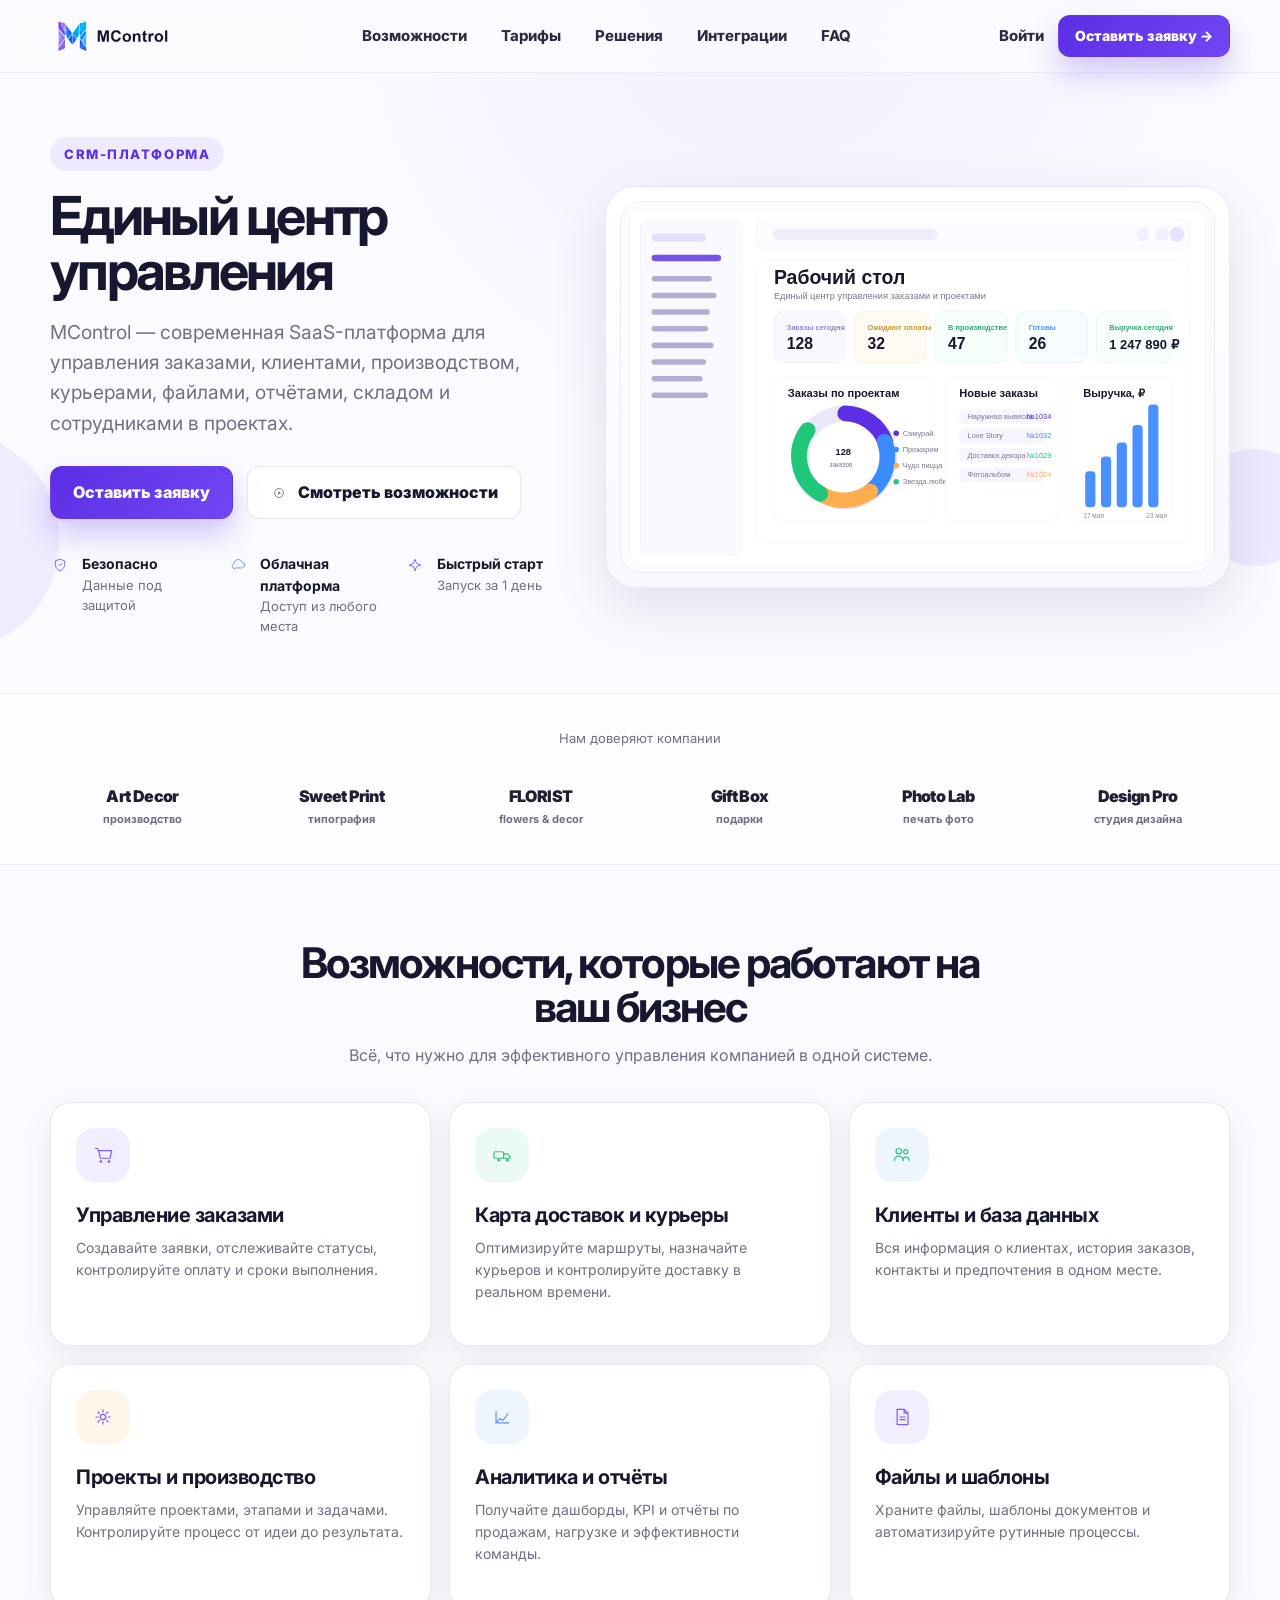
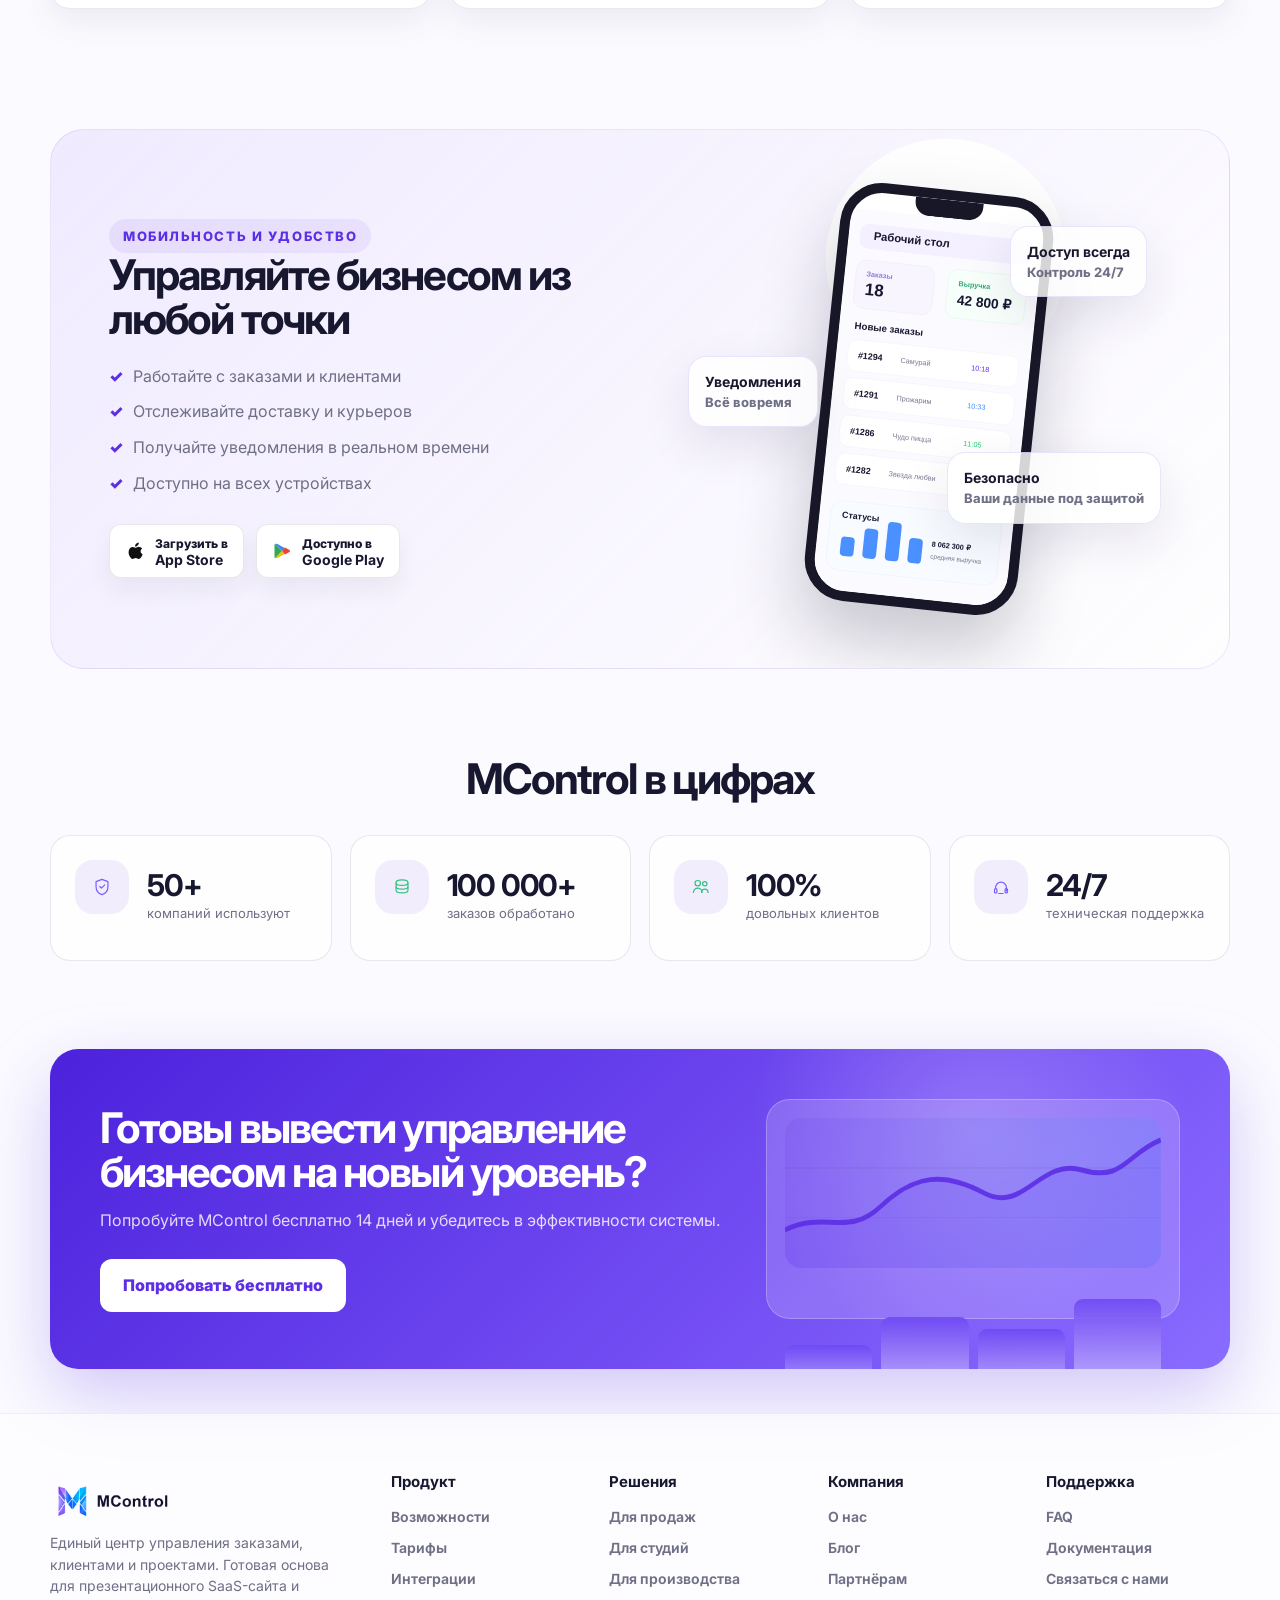
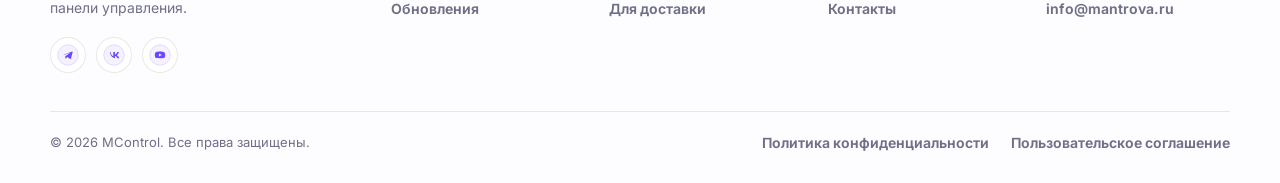
<file: index.html>
<!doctype html>
<html lang="ru">
<head>
  <meta charset="utf-8">
  <meta name="viewport" content="width=device-width, initial-scale=1">
  <title>MControl — управление заказами и процессами</title>
  <meta name="description" content="MControl — единая платформа для управления заказами, клиентами, производством, доставкой и отчётами.">
  <meta name="theme-color" content="#5c2ee5">
  <link rel="icon" href="assets/img/favicon.webp" type="image/svg+xml">
  <link rel="preconnect" href="https://fonts.googleapis.com">
  <link rel="preconnect" href="https://fonts.gstatic.com" crossorigin>
  <link href="https://fonts.googleapis.com/css2?family=Inter:wght@400;500;600;700;800;900&display=swap" rel="stylesheet">
  <link rel="stylesheet" href="assets/css/style.css">
</head>
<body>
<a class="skip-link" href="#main">К содержанию</a>
<header class="header"><div class="container nav">
      <a class="logo" href="index.html" aria-label="MControl"><img src="assets/img/logo/logo-full.webp" alt="MControl"></a>
      <nav class="nav-menu" data-nav-menu aria-label="Главная навигация"><a class="nav-link " href="features.html">Возможности</a><a class="nav-link " href="pricing.html">Тарифы</a><a class="nav-link " href="solutions.html">Решения</a><a class="nav-link " href="integrations.html">Интеграции</a><a class="nav-link " href="faq.html">FAQ</a></nav>
      <div class="nav-actions">
        <a class="login-link" href="faq.html#demo">Войти</a>
        <a class="btn primary small" href="faq.html#demo">Оставить заявку →</a>
        <button class="mobile-toggle" data-mobile-toggle aria-label="Открыть меню" aria-expanded="false"><span></span></button>
      </div>
    </div></header>
<main id="main">
<section class="hero">
  <div class="container hero-grid">
    <div class="hero-copy">
      <span class="eyebrow">CRM-платформа</span>
      <h1>Единый центр управления</h1>
      <p class="lead">MControl — современная SaaS-платформа для управления заказами, клиентами, производством, курьерами, файлами, отчётами, складом и сотрудниками в проектах.</p>
      <div class="hero-actions"><a class="btn primary" href="faq.html#demo">Оставить заявку</a><a class="btn secondary" href="features.html"><img class="contact-inline-icon" src="assets/img/icons/play.svg" alt=""> Смотреть возможности</a></div>
      <div class="trust-row"><div class="trust-item"><img class="trust-icon" src="assets/img/icons/shield.svg" alt="Безопасно"><span><b>Безопасно</b>Данные под защитой</span></div><div class="trust-item"><img class="trust-icon" src="assets/img/icons/cloud.svg" alt="Облачная платформа"><span><b>Облачная платформа</b>Доступ из любого места</span></div><div class="trust-item"><img class="trust-icon" src="assets/img/icons/spark.svg" alt="Быстрый старт"><span><b>Быстрый старт</b>Запуск за 1 день</span></div></div>
    </div>
    <div class="hero-visual">
      <div class="hero-screen-wrap">
        <div class="hero-screen-frame"><img class="hero-dashboard-image" src="assets/img/mockups/hero-dashboard.svg" alt="Пример экрана панели управления"></div>
      </div>
      <!-- <div class="float-note note-1"><b>Вся система под рукой</b>Ключевые данные на одном экране</div>
      <div class="float-note note-2"><b>Живые показатели</b>Следите за заказами и выручкой в реальном времени</div> -->
    </div>
  </div>
</section>
<section class="logo-cloud"><div class="container"><p>Нам доверяют компании</p><div class="logo-list"><div class="client-logo">Art Decor<small>производство</small></div><div class="client-logo">Sweet Print<small>типография</small></div><div class="client-logo">FLORIST<small>flowers & decor</small></div><div class="client-logo">Gift Box<small>подарки</small></div><div class="client-logo">Photo Lab<small>печать фото</small></div><div class="client-logo">Design Pro<small>студия дизайна</small></div></div></div></section>
<section class="section"><div class="container"><div class="section-title"><h2>Возможности, которые работают на ваш бизнес</h2><p class="muted">Всё, что нужно для эффективного управления компанией в одной системе.</p></div><div class="card-grid"><article class="feature-card"><span class="icon-box "><img class="icon-image" src="assets/img/icons/orders.svg" alt="Иконка заказов"></span><h3>Управление заказами</h3><p>Создавайте заявки, отслеживайте статусы, контролируйте оплату и сроки выполнения.</p><!--<a class="text-link" href="features.html">Подробнее</a>--></article><article class="feature-card"><span class="icon-box green"><img class="icon-image" src="assets/img/icons/delivery.svg" alt="Иконка доставки"></span><h3>Карта доставок и курьеры</h3><p>Оптимизируйте маршруты, назначайте курьеров и контролируйте доставку в реальном времени.</p><!--<a class="text-link" href="features.html">Подробнее</a>--></article><article class="feature-card"><span class="icon-box blue"><img class="icon-image" src="assets/img/icons/customers.svg" alt="Иконка клиентов"></span><h3>Клиенты и база данных</h3><p>Вся информация о клиентах, история заказов, контакты и предпочтения в одном месте.</p><!--<a class="text-link" href="features.html">Подробнее</a>--></article><article class="feature-card"><span class="icon-box orange"><img class="icon-image" src="assets/img/icons/automation.svg" alt="Иконка автоматизации"></span><h3>Проекты и производство</h3><p>Управляйте проектами, этапами и задачами. Контролируйте процесс от идеи до результата.</p><!--<a class="text-link" href="features.html">Подробнее</a>--></article><article class="feature-card"><span class="icon-box blue"><img class="icon-image" src="assets/img/icons/analytics.svg" alt="Иконка аналитики"></span><h3>Аналитика и отчёты</h3><p>Получайте дашборды, KPI и отчёты по продажам, нагрузке и эффективности команды.</p><!--<a class="text-link" href="features.html">Подробнее</a>--></article><article class="feature-card"><span class="icon-box "><img class="icon-image" src="assets/img/icons/files.svg" alt="Иконка файлов"></span><h3>Файлы и шаблоны</h3><p>Храните файлы, шаблоны документов и автоматизируйте рутинные процессы.</p><!--<a class="text-link" href="features.html">Подробнее</a>--></article></div></div></section>
<section class="section compact"><div class="container mobile-section">
  <div><span class="eyebrow">Мобильность и удобство</span><h2>Управляйте бизнесом из любой точки</h2><ul class="check-list"><li>Работайте с заказами и клиентами</li><li>Отслеживайте доставку и курьеров</li><li>Получайте уведомления в реальном времени</li><li>Доступно на всех устройствах</li></ul><div class="store-row"><span class="store-badge"><img class="store-icon" src="assets/img/stores/app-store.svg" alt="App Store"><span>Загрузить в <b>App Store</b></span></span><span class="store-badge"><img class="store-icon" src="assets/img/stores/google-play.svg" alt="Google Play"><span>Доступно в <b>Google Play</b></span></span></div></div>
  <div class="phone-wrap"><div class="phone"><div class="phone-notch"></div><div class="phone-screen"><img class="phone-screen-image" src="assets/img/mockups/mobile-screen.svg" alt="Экран мобильного приложения"></div></div><div class="float-note phone-float one"><b>Доступ всегда</b>Контроль 24/7</div><div class="float-note phone-float two"><b>Безопасно</b>Ваши данные под защитой</div><div class="float-note phone-float three"><b>Уведомления</b>Всё вовремя</div></div>
</div></section>
<section class="section compact"><div class="container"><div class="section-title"><h2>MControl в цифрах</h2></div><div class="stats-grid"><div class="stat-card"><span class="icon-box "><img class="icon-image" src="assets/img/icons/shield.svg" alt="Иконка безопасности"></span><div><strong>50+</strong><span>компаний используют</span></div></div><div class="stat-card"><span class="icon-box "><img class="icon-image" src="assets/img/icons/database.svg" alt="Иконка базы данных"></span><div><strong>100 000+</strong><span>заказов обработано</span></div></div><div class="stat-card"><span class="icon-box "><img class="icon-image" src="assets/img/icons/customers.svg" alt="Иконка клиентов"></span><div><strong>100%</strong><span>довольных клиентов</span></div></div><div class="stat-card"><span class="icon-box "><img class="icon-image" src="assets/img/icons/headset.svg" alt="Иконка поддержки"></span><div><strong>24/7</strong><span>техническая поддержка</span></div></div></div></div></section>
<section class="section compact"><div class="container"><div class="cta-band"><div><h2>Готовы вывести управление бизнесом на новый уровень?</h2><p>Попробуйте MControl бесплатно 14 дней и убедитесь в эффективности системы.</p><a class="btn" href="faq.html#demo">Попробовать бесплатно</a></div><div class="cta-visual"><div class="line-chart"><svg viewBox="0 0 500 150" preserveAspectRatio="none"><path d="M0 112 C55 92 83 120 128 88 S212 54 265 75 339 40 395 52 454 36 500 22" fill="none" stroke="rgba(92,46,229,.9)" stroke-width="5"/><path d="M0 112 C55 92 83 120 128 88 S212 54 265 75 339 40 395 52 454 36 500 22 L500 150 L0 150 Z" fill="rgba(92,46,229,.10)"/></svg></div><div class="bar-chart"><i style="height:52%"></i><i style="height:76%"></i><i style="height:66%"></i><i style="height:92%"></i></div></div></div></div></section>
</main>
<footer class="footer"><div class="container">
      <div class="footer-grid">
        <div><a class="logo" href="index.html" aria-label="MControl"><img src="assets/img/logo/logo-full.webp" alt="MControl"></a><p>Единый центр управления заказами, клиентами и проектами. Готовая основа для презентационного SaaS-сайта и панели управления.</p>
          <div class="socials"><a href="#" aria-label="Telegram"><img class="social-icon" src="assets/img/socials/telegram.svg" alt="Telegram"></a><a href="#" aria-label="VK"><img class="social-icon" src="assets/img/socials/vk.svg" alt="VK"></a><a href="#" aria-label="YouTube"><img class="social-icon" src="assets/img/socials/youtube.svg" alt="YouTube"></a></div></div>
        <div><h4>Продукт</h4><a href="features.html">Возможности</a><a href="pricing.html">Тарифы</a><a href="integrations.html">Интеграции</a><a href="features.html">Обновления</a></div>
        <div><h4>Решения</h4><a href="solutions.html">Для продаж</a><a href="solutions.html">Для студий</a><a href="solutions.html">Для производства</a><a href="solutions.html">Для доставки</a></div>
        <div><h4>Компания</h4><a href="faq.html">О нас</a><a href="faq.html">Блог</a><a href="faq.html#demo">Партнёрам</a><a href="faq.html#demo">Контакты</a></div>
        <div><h4>Поддержка</h4><a href="faq.html">FAQ</a><a href="integrations.html">Документация</a><a href="faq.html#demo">Связаться с нами</a><a href="mailto:info@mantrova.ru">info@mantrova.ru</a></div>
      </div>
      <div class="footer-bottom"><span>© 2026 MControl. Все права защищены.</span><span><a href="#">Политика конфиденциальности</a><a href="#">Пользовательское соглашение</a></span></div>
    </div></footer><div class="toast" data-toast role="status" aria-live="polite"></div>
<script src="assets/js/main.js"></script>
</body>
</html>
</file>
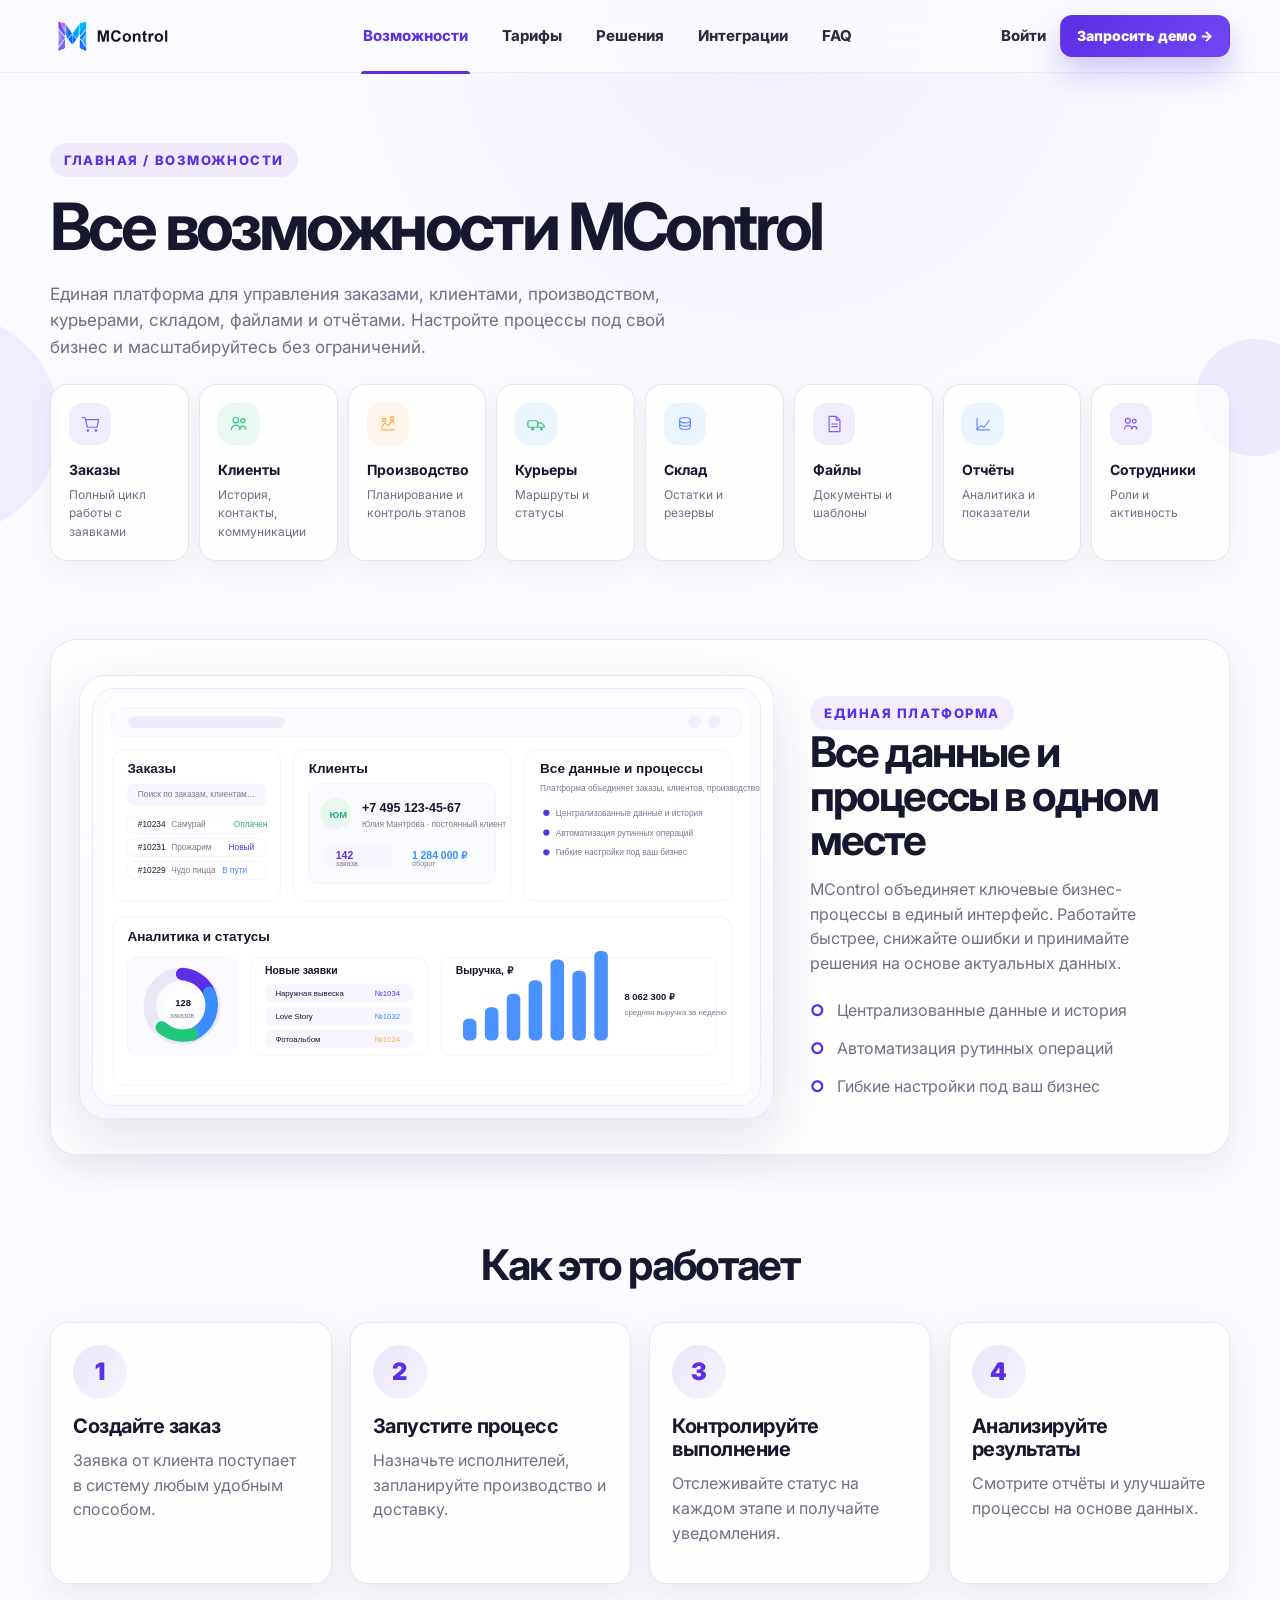
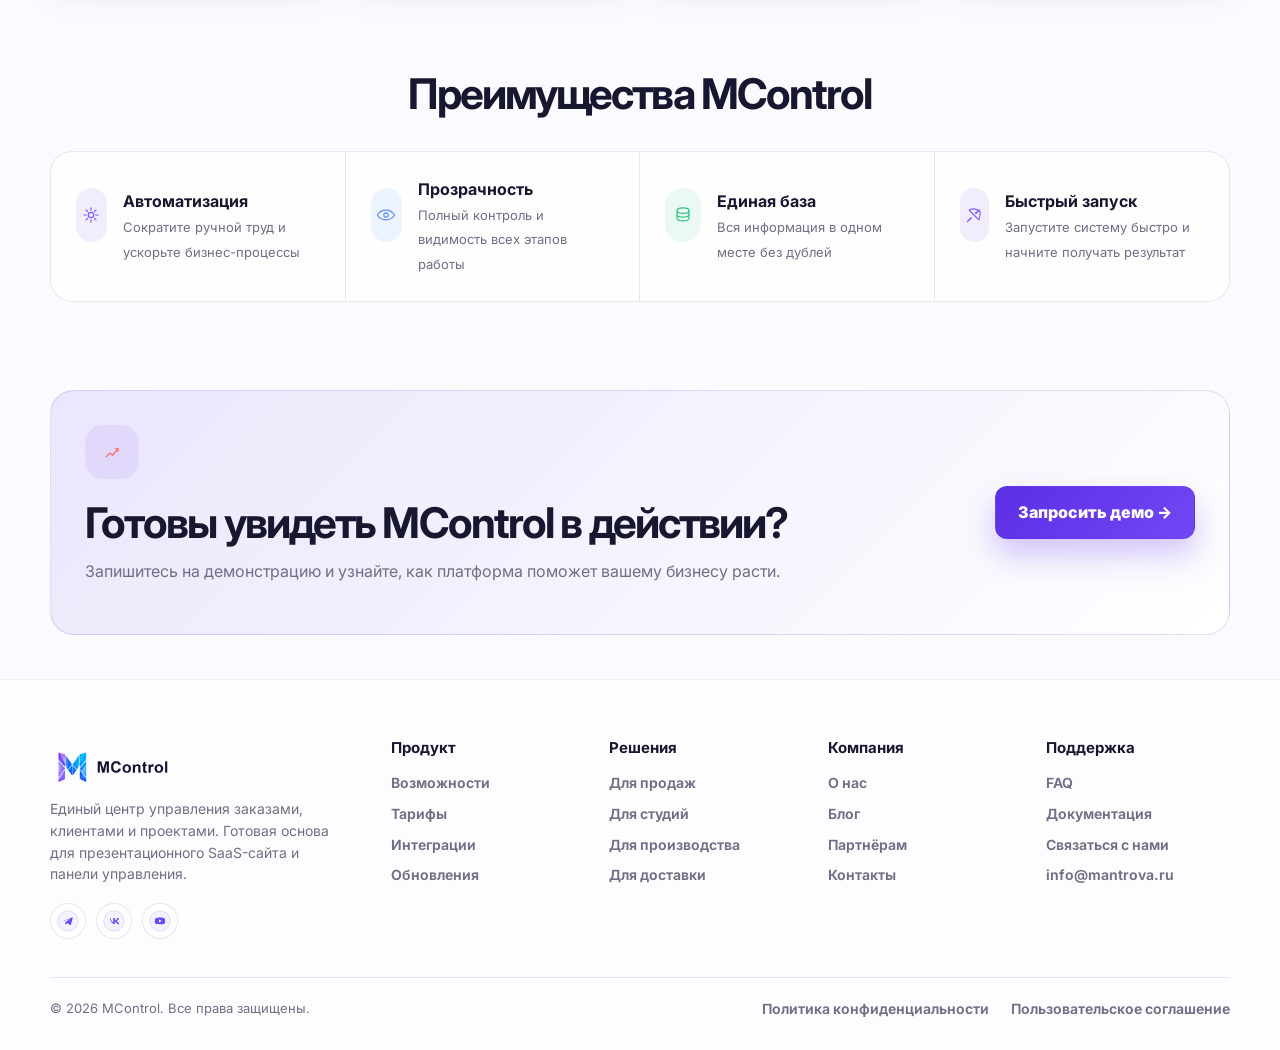
<file: features.html>
<!doctype html>
<html lang="ru">
<head>
  <meta charset="utf-8">
  <meta name="viewport" content="width=device-width, initial-scale=1">
  <title>Возможности — MControl</title>
  <meta name="description" content="MControl — единая платформа для управления заказами, клиентами, производством, доставкой и отчётами.">
  <meta name="theme-color" content="#5c2ee5">
  <link rel="icon" href="assets/img/favicon.svg" type="image/svg+xml">
  <link rel="preconnect" href="https://fonts.googleapis.com">
  <link rel="preconnect" href="https://fonts.gstatic.com" crossorigin>
  <link href="https://fonts.googleapis.com/css2?family=Inter:wght@400;500;600;700;800;900&display=swap" rel="stylesheet">
  <link rel="stylesheet" href="assets/css/style.css">
</head>
<body>
<a class="skip-link" href="#main">К содержанию</a>
<header class="header"><div class="container nav">
      <a class="logo" href="index.html" aria-label="MControl"><img src="assets/img/logo/logo-full.webp" alt="MControl"></a>
      <nav class="nav-menu" data-nav-menu aria-label="Главная навигация"><a class="nav-link active" href="features.html">Возможности</a><a class="nav-link " href="pricing.html">Тарифы</a><a class="nav-link " href="solutions.html">Решения</a><a class="nav-link " href="integrations.html">Интеграции</a><a class="nav-link " href="faq.html">FAQ</a></nav>
      <div class="nav-actions">
        <a class="login-link" href="faq.html#demo">Войти</a>
        <a class="btn primary small" href="faq.html#demo">Запросить демо →</a>
        <button class="mobile-toggle" data-mobile-toggle aria-label="Открыть меню" aria-expanded="false"><span></span></button>
      </div>
    </div></header>
<main id="main">
<section class="page-hero">
  <div class="container">
    <span class="eyebrow">Главная / Возможности</span>
    <h1>Все возможности MControl</h1>
    <p class="lead">Единая платформа для управления заказами, клиентами, производством, курьерами, складом, файлами и отчётами. Настройте процессы под свой бизнес и масштабируйтесь без ограничений.</p>
    <div class="feature-tabs"><div class="feature-tab"><span class="icon-box "><img class="icon-image" src="assets/img/icons/orders.svg" alt="Иконка заказов"></span><b>Заказы</b><small>Полный цикл работы с заявками</small></div><div class="feature-tab"><span class="icon-box green"><img class="icon-image" src="assets/img/icons/customers.svg" alt="Иконка клиентов"></span><b>Клиенты</b><small>История, контакты, коммуникации</small></div><div class="feature-tab"><span class="icon-box orange"><img class="icon-image" src="assets/img/icons/production.svg" alt="Иконка производства"></span><b>Производство</b><small>Планирование и контроль этапов</small></div><div class="feature-tab"><span class="icon-box blue"><img class="icon-image" src="assets/img/icons/delivery.svg" alt="Иконка доставки"></span><b>Курьеры</b><small>Маршруты и статусы</small></div><div class="feature-tab"><span class="icon-box blue"><img class="icon-image" src="assets/img/icons/storage.svg" alt="Иконка склада"></span><b>Склад</b><small>Остатки и резервы</small></div><div class="feature-tab"><span class="icon-box "><img class="icon-image" src="assets/img/icons/files.svg" alt="Иконка файлов"></span><b>Файлы</b><small>Документы и шаблоны</small></div><div class="feature-tab"><span class="icon-box blue"><img class="icon-image" src="assets/img/icons/analytics.svg" alt="Иконка аналитики"></span><b>Отчёты</b><small>Аналитика и показатели</small></div><div class="feature-tab"><span class="icon-box "><img class="icon-image" src="assets/img/icons/team.svg" alt="Иконка команды"></span><b>Сотрудники</b><small>Роли и активность</small></div></div>
  </div>
</section>
<section class="section compact"><div class="container"><div class="platform-card"><div class="platform-monitor-wrap"><div class="hero-screen-wrap platform-screen-wrap"><div class="hero-screen-frame"><img class="hero-dashboard-image" src="assets/img/mockups/features-monitor.svg" alt="Экран возможностей платформы"></div></div></div><div class="platform-copy"><span class="eyebrow">Единая платформа</span><h2>Все данные и процессы в одном месте</h2><p class="muted">MControl объединяет ключевые бизнес-процессы в единый интерфейс. Работайте быстрее, снижайте ошибки и принимайте решения на основе актуальных данных.</p><ul><li>Централизованные данные и история</li><li>Автоматизация рутинных операций</li><li>Гибкие настройки под ваш бизнес</li></ul></div></div></div></section>
<section class="section compact"><div class="container"><div class="section-title"><h2>Как это работает</h2></div><div class="process-row"><div class="process-step"><div class="process-number">1</div><h3>Создайте заказ</h3><p class="muted">Заявка от клиента поступает в систему любым удобным способом.</p></div><div class="process-step"><div class="process-number">2</div><h3>Запустите процесс</h3><p class="muted">Назначьте исполнителей, запланируйте производство и доставку.</p></div><div class="process-step"><div class="process-number">3</div><h3>Контролируйте выполнение</h3><p class="muted">Отслеживайте статус на каждом этапе и получайте уведомления.</p></div><div class="process-step"><div class="process-number">4</div><h3>Анализируйте результаты</h3><p class="muted">Смотрите отчёты и улучшайте процессы на основе данных.</p></div></div></div></section>
<section class="section compact"><div class="container"><div class="section-title"><h2>Преимущества MControl</h2></div><div class="benefit-strip"><div class="benefit-item"><span class="icon-box "><img class="icon-image" src="assets/img/icons/automation.svg" alt="Иконка автоматизации"></span><div><b>Автоматизация</b><span>Сократите ручной труд и ускорьте бизнес-процессы</span></div></div><div class="benefit-item"><span class="icon-box blue"><img class="icon-image" src="assets/img/icons/visibility.svg" alt="Иконка прозрачности"></span><div><b>Прозрачность</b><span>Полный контроль и видимость всех этапов работы</span></div></div><div class="benefit-item"><span class="icon-box green"><img class="icon-image" src="assets/img/icons/database.svg" alt="Иконка базы данных"></span><div><b>Единая база</b><span>Вся информация в одном месте без дублей</span></div></div><div class="benefit-item"><span class="icon-box "><img class="icon-image" src="assets/img/icons/rocket.svg" alt="Иконка запуска"></span><div><b>Быстрый запуск</b><span>Запустите систему быстро и начните получать результат</span></div></div></div></div></section>
<section class="section compact"><div class="container"><div class="custom-offer"><div><span class="icon-box "><img class="icon-image" src="assets/img/icons/growth.svg" alt="Иконка роста"></span><h2>Готовы увидеть MControl в действии?</h2><p class="muted">Запишитесь на демонстрацию и узнайте, как платформа поможет вашему бизнесу расти.</p></div><div><a class="btn primary" href="faq.html#demo">Запросить демо →</a></div></div></div></section>
</main>
<footer class="footer"><div class="container">
      <div class="footer-grid">
        <div><a class="logo" href="index.html" aria-label="MControl"><img src="assets/img/logo/logo-full.webp" alt="MControl"></a><p>Единый центр управления заказами, клиентами и проектами. Готовая основа для презентационного SaaS-сайта и панели управления.</p>
          <div class="socials"><a href="#" aria-label="Telegram"><img class="social-icon" src="assets/img/socials/telegram.svg" alt="Telegram"></a><a href="#" aria-label="VK"><img class="social-icon" src="assets/img/socials/vk.svg" alt="VK"></a><a href="#" aria-label="YouTube"><img class="social-icon" src="assets/img/socials/youtube.svg" alt="YouTube"></a></div></div>
        <div><h4>Продукт</h4><a href="features.html">Возможности</a><a href="pricing.html">Тарифы</a><a href="integrations.html">Интеграции</a><a href="features.html">Обновления</a></div>
        <div><h4>Решения</h4><a href="solutions.html">Для продаж</a><a href="solutions.html">Для студий</a><a href="solutions.html">Для производства</a><a href="solutions.html">Для доставки</a></div>
        <div><h4>Компания</h4><a href="faq.html">О нас</a><a href="faq.html">Блог</a><a href="faq.html#demo">Партнёрам</a><a href="faq.html#demo">Контакты</a></div>
        <div><h4>Поддержка</h4><a href="faq.html">FAQ</a><a href="integrations.html">Документация</a><a href="faq.html#demo">Связаться с нами</a><a href="mailto:info@mantrova.ru">info@mantrova.ru</a></div>
      </div>
      <div class="footer-bottom"><span>© 2026 MControl. Все права защищены.</span><span><a href="#">Политика конфиденциальности</a><a href="#">Пользовательское соглашение</a></span></div>
    </div></footer><div class="toast" data-toast role="status" aria-live="polite"></div>
<script src="assets/js/main.js"></script>
</body>
</html>
</file>
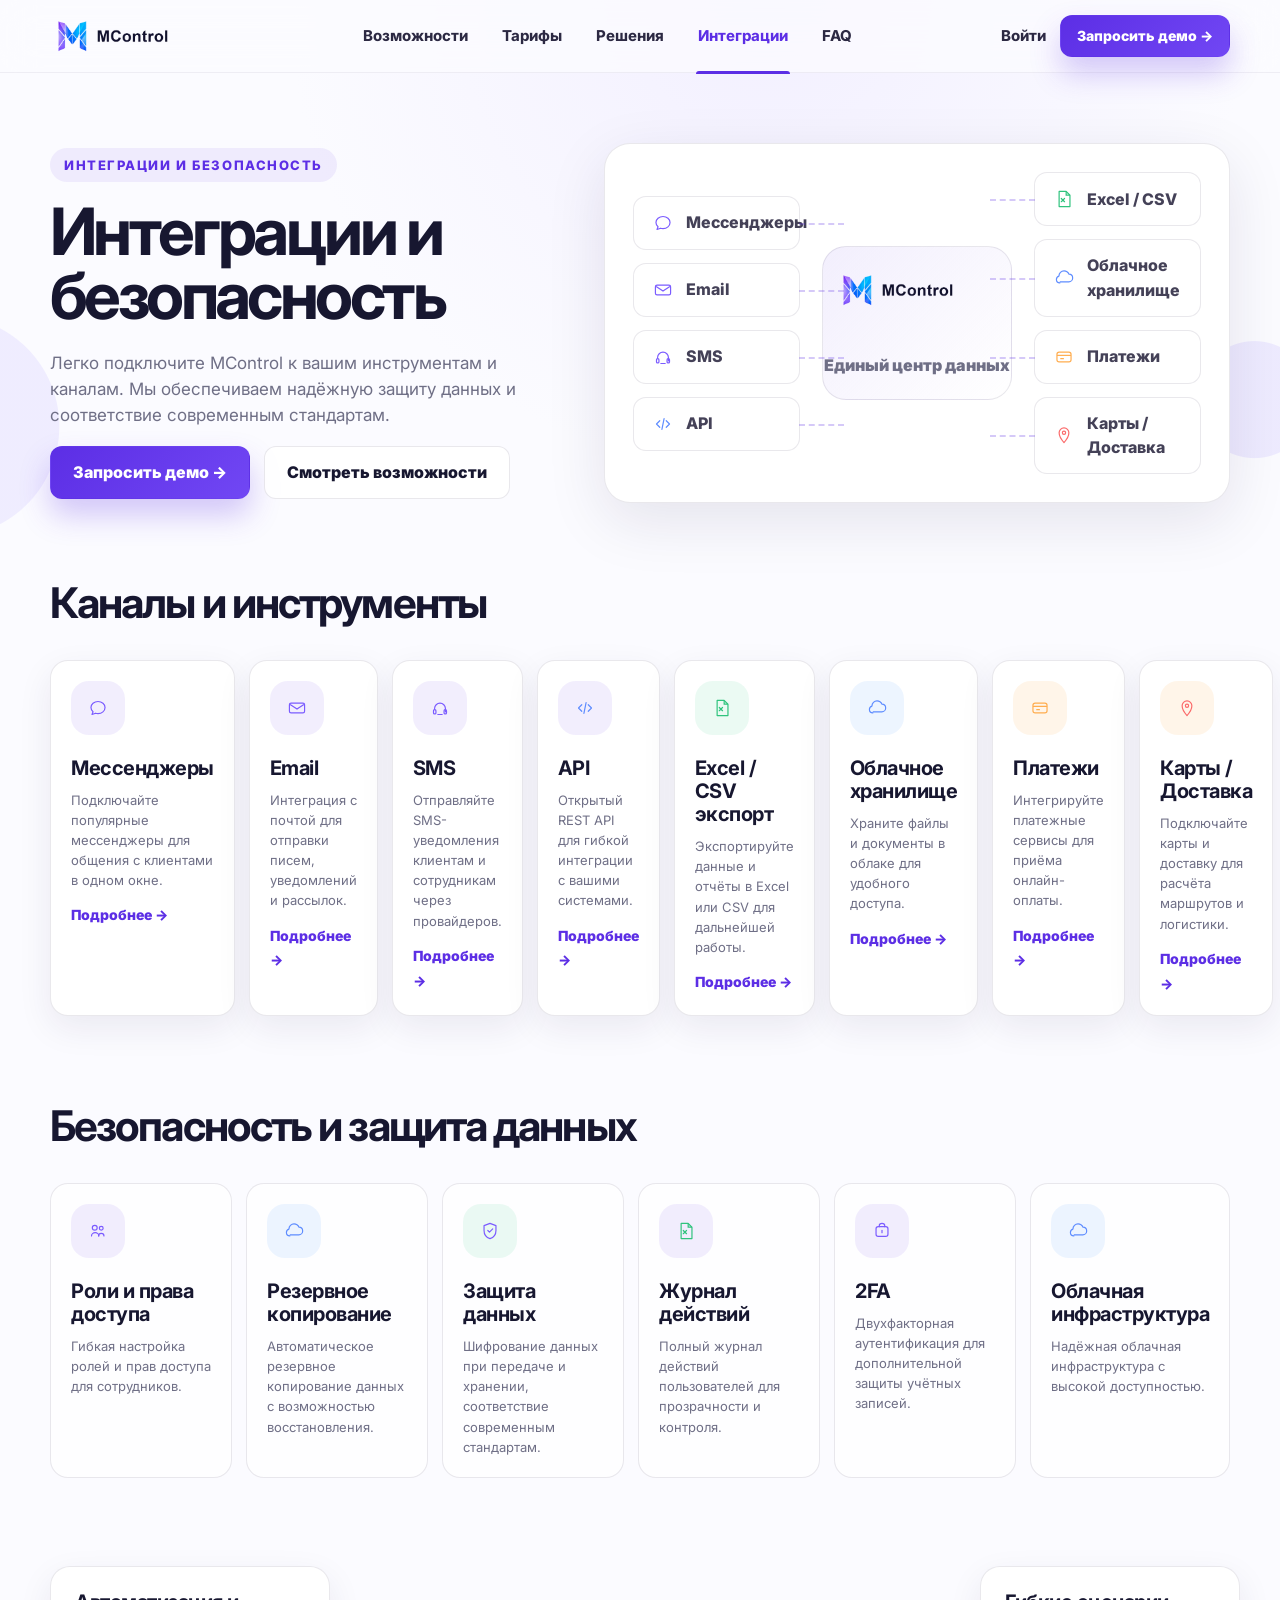
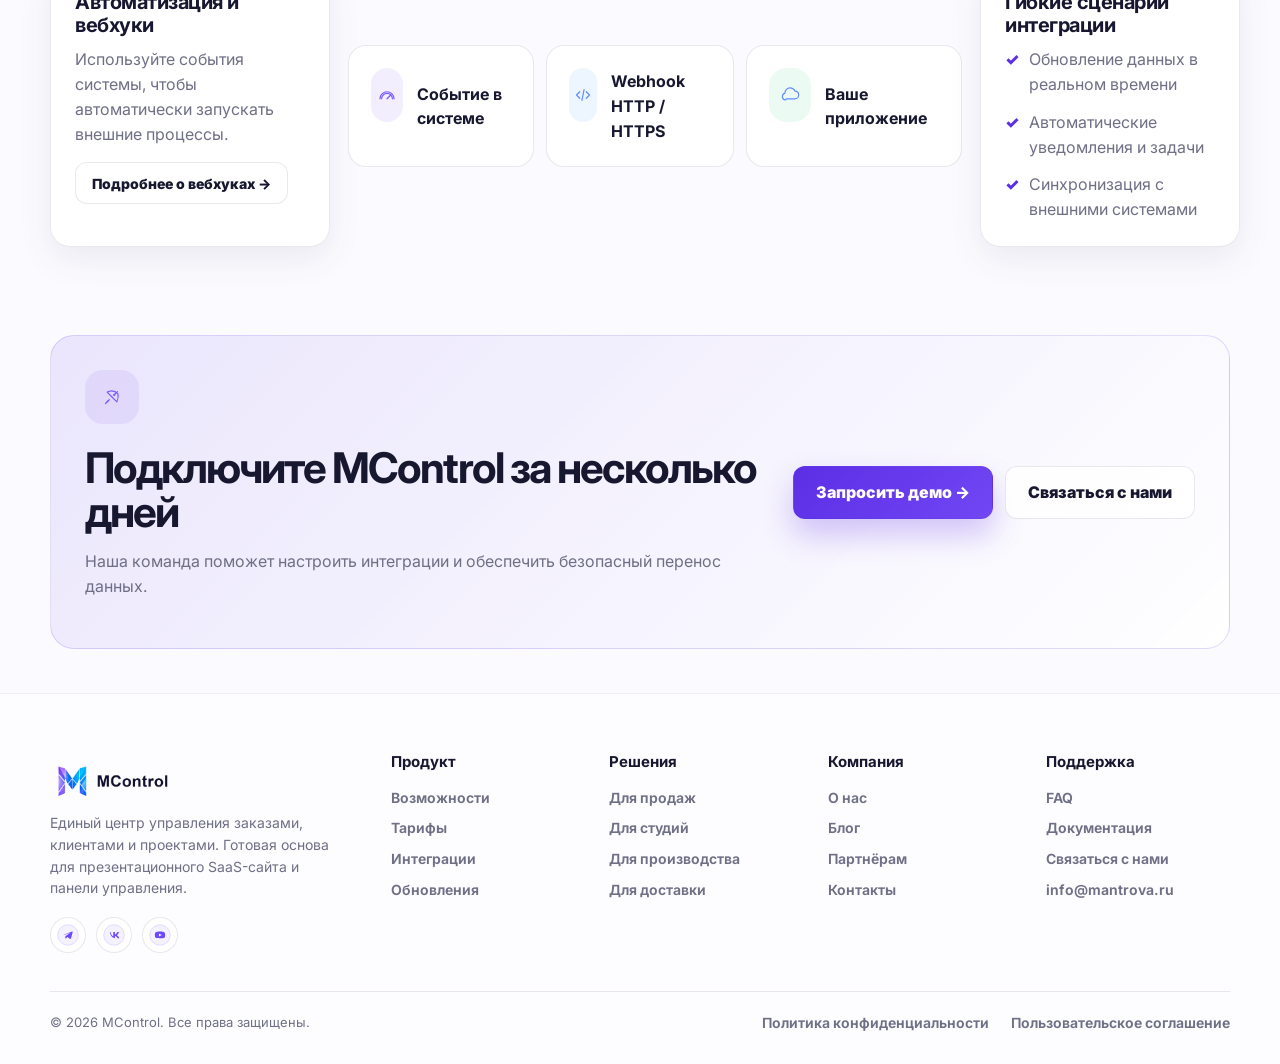
<file: integrations.html>
<!doctype html>
<html lang="ru">
<head>
  <meta charset="utf-8">
  <meta name="viewport" content="width=device-width, initial-scale=1">
  <title>Интеграции — MControl</title>
  <meta name="description" content="MControl — единая платформа для управления заказами, клиентами, производством, доставкой и отчётами.">
  <meta name="theme-color" content="#5c2ee5">
  <link rel="icon" href="assets/img/favicon.svg" type="image/svg+xml">
  <link rel="preconnect" href="https://fonts.googleapis.com">
  <link rel="preconnect" href="https://fonts.gstatic.com" crossorigin>
  <link href="https://fonts.googleapis.com/css2?family=Inter:wght@400;500;600;700;800;900&display=swap" rel="stylesheet">
  <link rel="stylesheet" href="assets/css/style.css">
</head>
<body>
<a class="skip-link" href="#main">К содержанию</a>
<header class="header"><div class="container nav">
      <a class="logo" href="index.html" aria-label="MControl"><img src="assets/img/logo/logo-full.webp" alt="MControl"></a>
      <nav class="nav-menu" data-nav-menu aria-label="Главная навигация"><a class="nav-link " href="features.html">Возможности</a><a class="nav-link " href="pricing.html">Тарифы</a><a class="nav-link " href="solutions.html">Решения</a><a class="nav-link active" href="integrations.html">Интеграции</a><a class="nav-link " href="faq.html">FAQ</a></nav>
      <div class="nav-actions">
        <a class="login-link" href="faq.html#demo">Войти</a>
        <a class="btn primary small" href="faq.html#demo">Запросить демо →</a>
        <button class="mobile-toggle" data-mobile-toggle aria-label="Открыть меню" aria-expanded="false"><span></span></button>
      </div>
    </div></header>
<main id="main">
<section class="page-hero"><div class="container page-hero-grid">
  <div><span class="eyebrow">Интеграции и безопасность</span><h1>Интеграции и безопасность</h1><p class="lead">Легко подключите MControl к вашим инструментам и каналам. Мы обеспечиваем надёжную защиту данных и соответствие современным стандартам.</p><div class="hero-actions"><a class="btn primary" href="faq.html#demo">Запросить демо →</a><a class="btn secondary" href="features.html">Смотреть возможности</a></div></div>
  <div class="page-hero-visual"><div class="integration-hero-card"><div class="integration-map"><div class="integration-list left"><div class="integration-pill"><img class="icon-image" src="assets/img/icons/messenger.svg" alt="Иконка мессенджера">Мессенджеры</div><div class="integration-pill"><img class="icon-image" src="assets/img/icons/email.svg" alt="Иконка почты">Email</div><div class="integration-pill"><img class="icon-image" src="assets/img/icons/headset.svg" alt="Иконка поддержки">SMS</div><div class="integration-pill"><img class="icon-image" src="assets/img/icons/api.svg" alt="Иконка API">API</div></div><div class="integration-core"><a class="logo" href="index.html" aria-label="MControl"><img src="assets/img/logo/logo-full.webp" alt="MControl"></a><span class="muted">Единый центр данных</span></div><div class="integration-list right"><div class="integration-pill"><img class="icon-image" src="assets/img/icons/excel.svg" alt="Иконка Excel">Excel / CSV</div><div class="integration-pill"><img class="icon-image" src="assets/img/icons/cloud.svg" alt="Иконка облака">Облачное хранилище</div><div class="integration-pill"><img class="icon-image" src="assets/img/icons/payments.svg" alt="Иконка платежей">Платежи</div><div class="integration-pill"><img class="icon-image" src="assets/img/icons/map.svg" alt="Иконка карты">Карты / Доставка</div></div></div></div></div>
</div></section>
<section class="section compact"><div class="container"><div class="section-title left"><h2>Каналы и инструменты</h2></div><div class="channel-grid"><article class="channel-card"><span class="icon-box "><img class="icon-image" src="assets/img/icons/messenger.svg" alt="Иконка мессенджера"></span><h3>Мессенджеры</h3><p>Подключайте популярные мессенджеры для общения с клиентами в одном окне.</p><a class="text-link" href="faq.html#demo">Подробнее</a></article><article class="channel-card"><span class="icon-box "><img class="icon-image" src="assets/img/icons/email.svg" alt="Иконка почты"></span><h3>Email</h3><p>Интеграция с почтой для отправки писем, уведомлений и рассылок.</p><a class="text-link" href="faq.html#demo">Подробнее</a></article><article class="channel-card"><span class="icon-box "><img class="icon-image" src="assets/img/icons/headset.svg" alt="Иконка поддержки"></span><h3>SMS</h3><p>Отправляйте SMS-уведомления клиентам и сотрудникам через провайдеров.</p><a class="text-link" href="faq.html#demo">Подробнее</a></article><article class="channel-card"><span class="icon-box "><img class="icon-image" src="assets/img/icons/api.svg" alt="Иконка API"></span><h3>API</h3><p>Открытый REST API для гибкой интеграции с вашими системами.</p><a class="text-link" href="faq.html#demo">Подробнее</a></article><article class="channel-card"><span class="icon-box green"><img class="icon-image" src="assets/img/icons/excel.svg" alt="Иконка Excel"></span><h3>Excel / CSV экспорт</h3><p>Экспортируйте данные и отчёты в Excel или CSV для дальнейшей работы.</p><a class="text-link" href="faq.html#demo">Подробнее</a></article><article class="channel-card"><span class="icon-box blue"><img class="icon-image" src="assets/img/icons/cloud.svg" alt="Иконка облака"></span><h3>Облачное хранилище</h3><p>Храните файлы и документы в облаке для удобного доступа.</p><a class="text-link" href="faq.html#demo">Подробнее</a></article><article class="channel-card"><span class="icon-box orange"><img class="icon-image" src="assets/img/icons/payments.svg" alt="Иконка платежей"></span><h3>Платежи</h3><p>Интегрируйте платежные сервисы для приёма онлайн-оплаты.</p><a class="text-link" href="faq.html#demo">Подробнее</a></article><article class="channel-card"><span class="icon-box orange"><img class="icon-image" src="assets/img/icons/map.svg" alt="Иконка карты"></span><h3>Карты / Доставка</h3><p>Подключайте карты и доставку для расчёта маршрутов и логистики.</p><a class="text-link" href="faq.html#demo">Подробнее</a></article></div></div></section>
<section class="section compact"><div class="container"><div class="section-title left"><h2>Безопасность и защита данных</h2></div><div class="security-grid"><div class="security-card"><span class="icon-box "><img class="icon-image" src="assets/img/icons/team.svg" alt="Иконка команды"></span><h3>Роли и права доступа</h3><p>Гибкая настройка ролей и прав доступа для сотрудников.</p></div><div class="security-card"><span class="icon-box blue"><img class="icon-image" src="assets/img/icons/cloud.svg" alt="Иконка облака"></span><h3>Резервное копирование</h3><p>Автоматическое резервное копирование данных с возможностью восстановления.</p></div><div class="security-card"><span class="icon-box green"><img class="icon-image" src="assets/img/icons/shield.svg" alt="Иконка безопасности"></span><h3>Защита данных</h3><p>Шифрование данных при передаче и хранении, соответствие современным стандартам.</p></div><div class="security-card"><span class="icon-box "><img class="icon-image" src="assets/img/icons/excel.svg" alt="Иконка Excel"></span><h3>Журнал действий</h3><p>Полный журнал действий пользователей для прозрачности и контроля.</p></div><div class="security-card"><span class="icon-box "><img class="icon-image" src="assets/img/icons/twofa.svg" alt="Иконка защиты"></span><h3>2FA</h3><p>Двухфакторная аутентификация для дополнительной защиты учётных записей.</p></div><div class="security-card"><span class="icon-box blue"><img class="icon-image" src="assets/img/icons/cloud.svg" alt="Иконка облака"></span><h3>Облачная инфраструктура</h3><p>Надёжная облачная инфраструктура с высокой доступностью.</p></div></div></div></section>
<section class="section compact"><div class="container"><div class="webhook-box"><div class="soft-panel" style="padding:24px"><h3>Автоматизация и вебхуки</h3><p class="muted">Используйте события системы, чтобы автоматически запускать внешние процессы.</p><a class="btn secondary small" href="faq.html#demo">Подробнее о вебхуках →</a></div><div class="webhook-arrows"><div class="webhook-step"><span class="icon-box "><img class="icon-image" src="assets/img/icons/speed.svg" alt="Иконка скорости"></span><b>Событие в системе</b></div><div class="webhook-step"><span class="icon-box blue"><img class="icon-image" src="assets/img/icons/api.svg" alt="Иконка API"></span><b>Webhook HTTP / HTTPS</b></div><div class="webhook-step"><span class="icon-box green"><img class="icon-image" src="assets/img/icons/cloud.svg" alt="Иконка облака"></span><b>Ваше приложение</b></div></div><div class="soft-panel" style="padding:24px"><h3>Гибкие сценарии интеграции</h3><ul class="scenario-list"><li>Обновление данных в реальном времени</li><li>Автоматические уведомления и задачи</li><li>Синхронизация с внешними системами</li></ul></div></div></div></section>
<section class="section compact"><div class="container"><div class="custom-offer"><div><span class="icon-box "><img class="icon-image" src="assets/img/icons/rocket.svg" alt="Иконка запуска"></span><h2>Подключите MControl за несколько дней</h2><p class="muted">Наша команда поможет настроить интеграции и обеспечить безопасный перенос данных.</p></div><div style="display:flex; gap:12px; flex-wrap:wrap"><a class="btn primary" href="faq.html#demo">Запросить демо →</a><a class="btn secondary" href="faq.html#demo">Связаться с нами</a></div></div></div></section>
</main>
<footer class="footer"><div class="container">
      <div class="footer-grid">
        <div><a class="logo" href="index.html" aria-label="MControl"><img src="assets/img/logo/logo-full.webp" alt="MControl"></a><p>Единый центр управления заказами, клиентами и проектами. Готовая основа для презентационного SaaS-сайта и панели управления.</p>
          <div class="socials"><a href="#" aria-label="Telegram"><img class="social-icon" src="assets/img/socials/telegram.svg" alt="Telegram"></a><a href="#" aria-label="VK"><img class="social-icon" src="assets/img/socials/vk.svg" alt="VK"></a><a href="#" aria-label="YouTube"><img class="social-icon" src="assets/img/socials/youtube.svg" alt="YouTube"></a></div></div>
        <div><h4>Продукт</h4><a href="features.html">Возможности</a><a href="pricing.html">Тарифы</a><a href="integrations.html">Интеграции</a><a href="features.html">Обновления</a></div>
        <div><h4>Решения</h4><a href="solutions.html">Для продаж</a><a href="solutions.html">Для студий</a><a href="solutions.html">Для производства</a><a href="solutions.html">Для доставки</a></div>
        <div><h4>Компания</h4><a href="faq.html">О нас</a><a href="faq.html">Блог</a><a href="faq.html#demo">Партнёрам</a><a href="faq.html#demo">Контакты</a></div>
        <div><h4>Поддержка</h4><a href="faq.html">FAQ</a><a href="integrations.html">Документация</a><a href="faq.html#demo">Связаться с нами</a><a href="mailto:info@mantrova.ru">info@mantrova.ru</a></div>
      </div>
      <div class="footer-bottom"><span>© 2026 MControl. Все права защищены.</span><span><a href="#">Политика конфиденциальности</a><a href="#">Пользовательское соглашение</a></span></div>
    </div></footer><div class="toast" data-toast role="status" aria-live="polite"></div>
<script src="assets/js/main.js"></script>
</body>
</html>
</file>
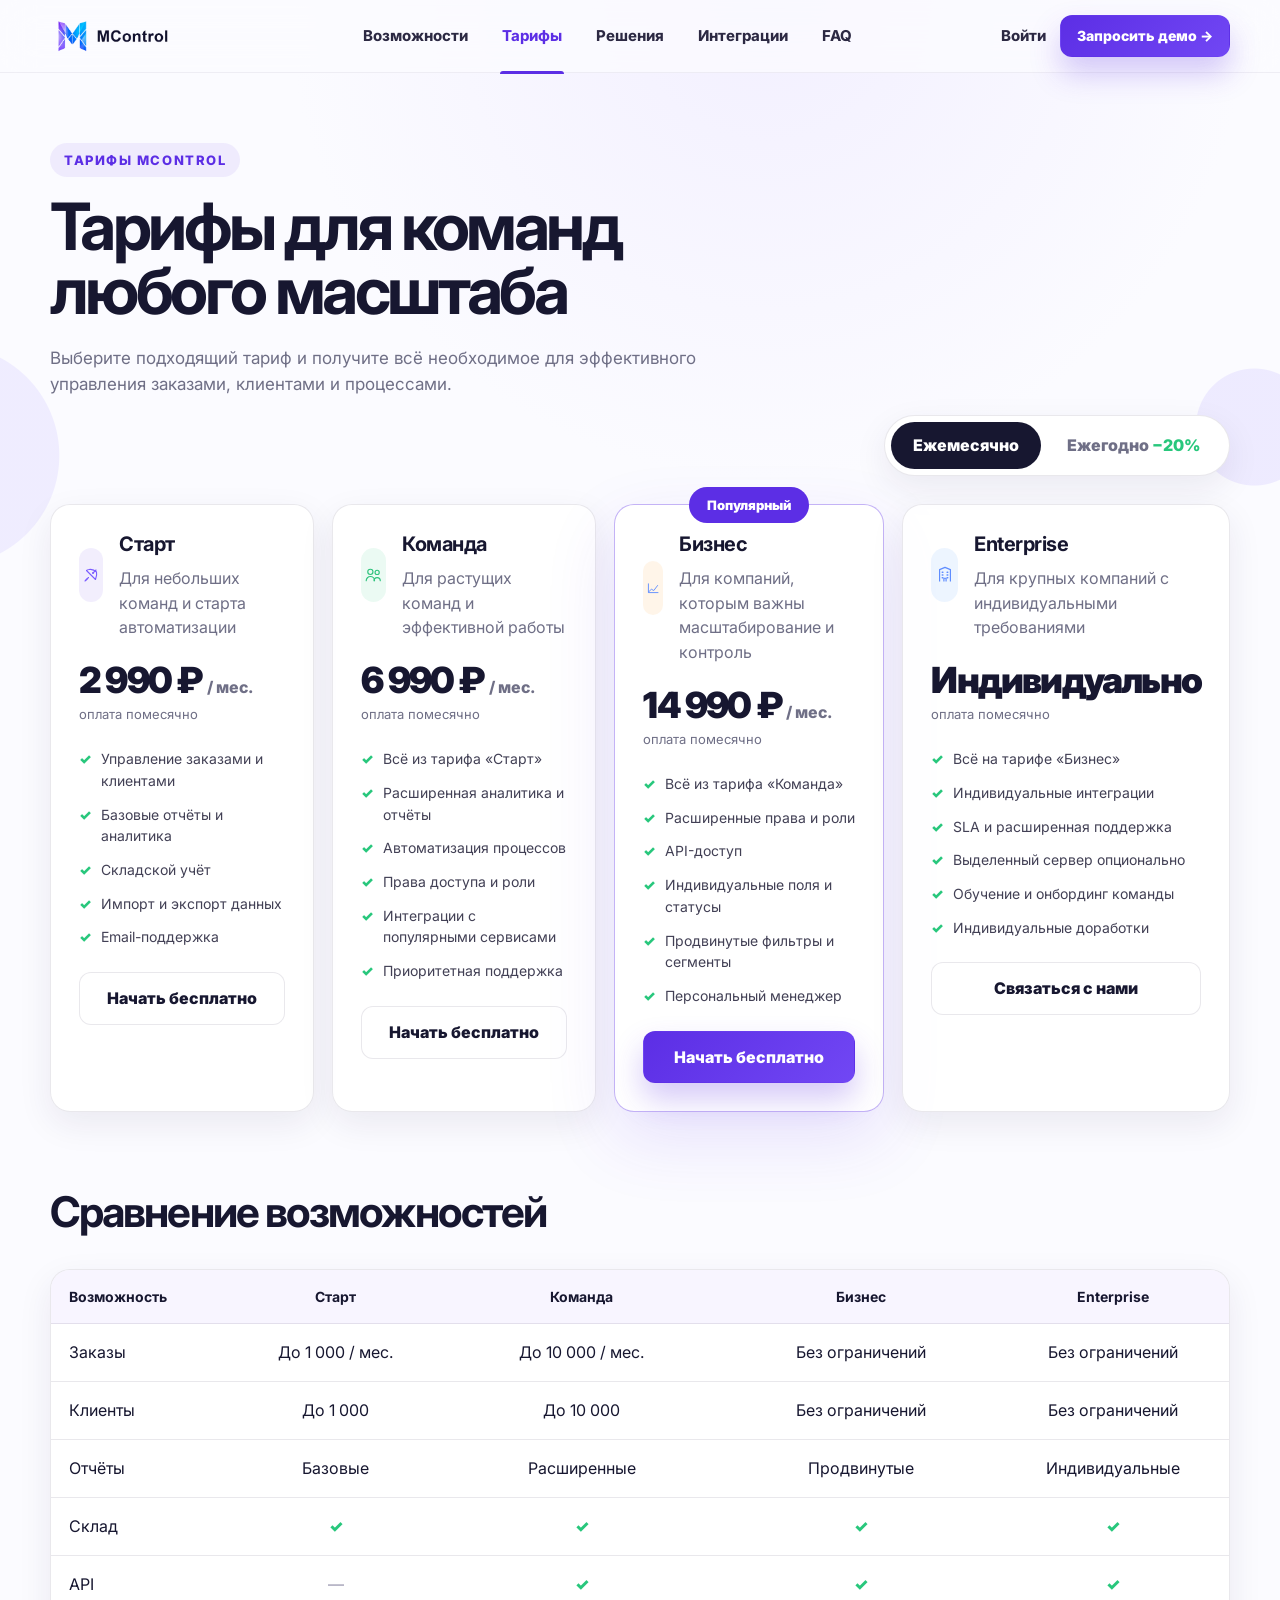
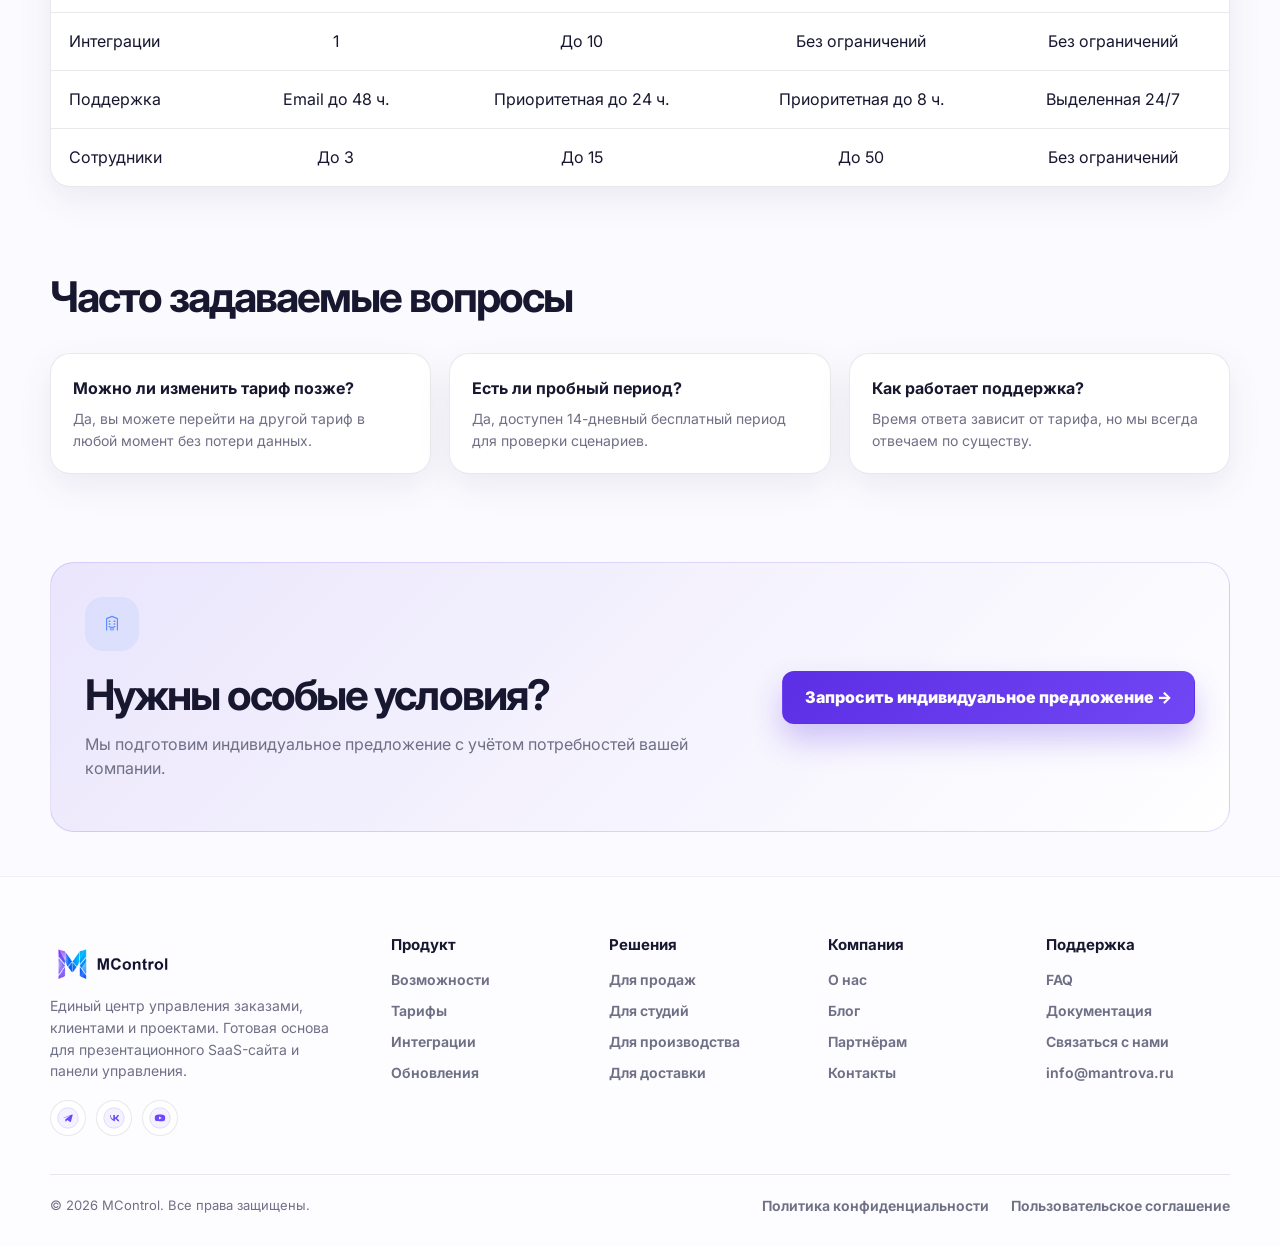
<file: pricing.html>
<!doctype html>
<html lang="ru">
<head>
  <meta charset="utf-8">
  <meta name="viewport" content="width=device-width, initial-scale=1">
  <title>Тарифы — MControl</title>
  <meta name="description" content="MControl — единая платформа для управления заказами, клиентами, производством, доставкой и отчётами.">
  <meta name="theme-color" content="#5c2ee5">
  <link rel="icon" href="assets/img/favicon.svg" type="image/svg+xml">
  <link rel="preconnect" href="https://fonts.googleapis.com">
  <link rel="preconnect" href="https://fonts.gstatic.com" crossorigin>
  <link href="https://fonts.googleapis.com/css2?family=Inter:wght@400;500;600;700;800;900&display=swap" rel="stylesheet">
  <link rel="stylesheet" href="assets/css/style.css">
</head>
<body>
<a class="skip-link" href="#main">К содержанию</a>
<header class="header"><div class="container nav">
      <a class="logo" href="index.html" aria-label="MControl"><img src="assets/img/logo/logo-full.webp" alt="MControl"></a>
      <nav class="nav-menu" data-nav-menu aria-label="Главная навигация"><a class="nav-link " href="features.html">Возможности</a><a class="nav-link active" href="pricing.html">Тарифы</a><a class="nav-link " href="solutions.html">Решения</a><a class="nav-link " href="integrations.html">Интеграции</a><a class="nav-link " href="faq.html">FAQ</a></nav>
      <div class="nav-actions">
        <a class="login-link" href="faq.html#demo">Войти</a>
        <a class="btn primary small" href="faq.html#demo">Запросить демо →</a>
        <button class="mobile-toggle" data-mobile-toggle aria-label="Открыть меню" aria-expanded="false"><span></span></button>
      </div>
    </div></header>
<main id="main">
<section class="page-hero"><div class="container">
  <span class="eyebrow">Тарифы MControl</span><h1>Тарифы для команд любого масштаба</h1>
  <p class="lead">Выберите подходящий тариф и получите всё необходимое для эффективного управления заказами, клиентами и процессами.</p>
  <div class="pricing-toggle" data-pricing-toggle><button data-period="monthly" class="active">Ежемесячно</button><button data-period="yearly">Ежегодно <span class="save">−20%</span></button></div>
  <div class="pricing-grid"><article class="pricing-card ">
      <div class="price-title"><span class="icon-box "><img class="icon-image" src="assets/img/icons/rocket.svg" alt="Иконка запуска"></span><div><h3>Старт</h3><p class="muted" style="margin:0">Для небольших команд и старта автоматизации</p></div></div>
      <div class="price" data-price data-monthly="2 990 ₽ &lt;span&gt;/ мес.&lt;/span&gt;" data-yearly="2 390 ₽ &lt;span&gt;/ мес.&lt;/span&gt;">2 990 ₽ <span>/ мес.</span></div>
      <div class="price-note" data-price-note>оплата помесячно</div>
      <ul class="plan-list"><li>Управление заказами и клиентами</li><li>Базовые отчёты и аналитика</li><li>Складской учёт</li><li>Импорт и экспорт данных</li><li>Email-поддержка</li></ul><a class="btn secondary full" href="faq.html#demo">Начать бесплатно</a>
    </article><article class="pricing-card ">
      <div class="price-title"><span class="icon-box green"><img class="icon-image" src="assets/img/icons/customers.svg" alt="Иконка клиентов"></span><div><h3>Команда</h3><p class="muted" style="margin:0">Для растущих команд и эффективной работы</p></div></div>
      <div class="price" data-price data-monthly="6 990 ₽ &lt;span&gt;/ мес.&lt;/span&gt;" data-yearly="5 590 ₽ &lt;span&gt;/ мес.&lt;/span&gt;">6 990 ₽ <span>/ мес.</span></div>
      <div class="price-note" data-price-note>оплата помесячно</div>
      <ul class="plan-list"><li>Всё из тарифа «Старт»</li><li>Расширенная аналитика и отчёты</li><li>Автоматизация процессов</li><li>Права доступа и роли</li><li>Интеграции с популярными сервисами</li><li>Приоритетная поддержка</li></ul><a class="btn secondary full" href="faq.html#demo">Начать бесплатно</a>
    </article><article class="pricing-card popular"><div class="popular-badge">Популярный</div>
      <div class="price-title"><span class="icon-box orange"><img class="icon-image" src="assets/img/icons/analytics.svg" alt="Иконка аналитики"></span><div><h3>Бизнес</h3><p class="muted" style="margin:0">Для компаний, которым важны масштабирование и контроль</p></div></div>
      <div class="price" data-price data-monthly="14 990 ₽ &lt;span&gt;/ мес.&lt;/span&gt;" data-yearly="11 990 ₽ &lt;span&gt;/ мес.&lt;/span&gt;">14 990 ₽ <span>/ мес.</span></div>
      <div class="price-note" data-price-note>оплата помесячно</div>
      <ul class="plan-list"><li>Всё из тарифа «Команда»</li><li>Расширенные права и роли</li><li>API-доступ</li><li>Индивидуальные поля и статусы</li><li>Продвинутые фильтры и сегменты</li><li>Персональный менеджер</li></ul><a class="btn primary full" href="faq.html#demo">Начать бесплатно</a>
    </article><article class="pricing-card ">
      <div class="price-title"><span class="icon-box blue"><img class="icon-image" src="assets/img/icons/office.svg" alt="Иконка компании"></span><div><h3>Enterprise</h3><p class="muted" style="margin:0">Для крупных компаний с индивидуальными требованиями</p></div></div>
      <div class="price" data-price data-monthly="Индивидуально" data-yearly="Индивидуально">Индивидуально</div>
      <div class="price-note" data-price-note>оплата помесячно</div>
      <ul class="plan-list"><li>Всё на тарифе «Бизнес»</li><li>Индивидуальные интеграции</li><li>SLA и расширенная поддержка</li><li>Выделенный сервер опционально</li><li>Обучение и онбординг команды</li><li>Индивидуальные доработки</li></ul><a class="btn secondary full" href="faq.html#demo">Связаться с нами</a>
    </article></div>
</div></section>
<section class="section compact"><div class="container"><div class="section-title left"><h2>Сравнение возможностей</h2></div><div class="comparison-wrap"><table class="comparison"><thead><tr><th>Возможность</th><th>Старт</th><th>Команда</th><th>Бизнес</th><th>Enterprise</th></tr></thead><tbody><tr><td>Заказы</td><td>До 1 000 / мес.</td><td>До 10 000 / мес.</td><td>Без ограничений</td><td>Без ограничений</td></tr><tr><td>Клиенты</td><td>До 1 000</td><td>До 10 000</td><td>Без ограничений</td><td>Без ограничений</td></tr><tr><td>Отчёты</td><td>Базовые</td><td>Расширенные</td><td>Продвинутые</td><td>Индивидуальные</td></tr><tr><td>Склад</td><td class="check">✓</td><td class="check">✓</td><td class="check">✓</td><td class="check">✓</td></tr><tr><td>API</td><td class="no">—</td><td class="check">✓</td><td class="check">✓</td><td class="check">✓</td></tr><tr><td>Интеграции</td><td>1</td><td>До 10</td><td>Без ограничений</td><td>Без ограничений</td></tr><tr><td>Поддержка</td><td>Email до 48 ч.</td><td>Приоритетная до 24 ч.</td><td>Приоритетная до 8 ч.</td><td>Выделенная 24/7</td></tr><tr><td>Сотрудники</td><td>До 3</td><td>До 15</td><td>До 50</td><td>Без ограничений</td></tr></tbody></table></div></div></section>
<section class="section compact"><div class="container"><div class="section-title left"><h2>Часто задаваемые вопросы</h2></div><div class="faq-row"><div class="faq-mini card"><b>Можно ли изменить тариф позже?</b><p>Да, вы можете перейти на другой тариф в любой момент без потери данных.</p></div><div class="faq-mini card"><b>Есть ли пробный период?</b><p>Да, доступен 14-дневный бесплатный период для проверки сценариев.</p></div><div class="faq-mini card"><b>Как работает поддержка?</b><p>Время ответа зависит от тарифа, но мы всегда отвечаем по существу.</p></div></div></div></section>
<section class="section compact"><div class="container"><div class="custom-offer"><div><span class="icon-box blue"><img class="icon-image" src="assets/img/icons/office.svg" alt="Иконка компании"></span><h2>Нужны особые условия?</h2><p class="muted">Мы подготовим индивидуальное предложение с учётом потребностей вашей компании.</p></div><a class="btn primary" href="faq.html#demo">Запросить индивидуальное предложение →</a></div></div></section>
</main>
<footer class="footer"><div class="container">
      <div class="footer-grid">
        <div><a class="logo" href="index.html" aria-label="MControl"><img src="assets/img/logo/logo-full.webp" alt="MControl"></a><p>Единый центр управления заказами, клиентами и проектами. Готовая основа для презентационного SaaS-сайта и панели управления.</p>
          <div class="socials"><a href="#" aria-label="Telegram"><img class="social-icon" src="assets/img/socials/telegram.svg" alt="Telegram"></a><a href="#" aria-label="VK"><img class="social-icon" src="assets/img/socials/vk.svg" alt="VK"></a><a href="#" aria-label="YouTube"><img class="social-icon" src="assets/img/socials/youtube.svg" alt="YouTube"></a></div></div>
        <div><h4>Продукт</h4><a href="features.html">Возможности</a><a href="pricing.html">Тарифы</a><a href="integrations.html">Интеграции</a><a href="features.html">Обновления</a></div>
        <div><h4>Решения</h4><a href="solutions.html">Для продаж</a><a href="solutions.html">Для студий</a><a href="solutions.html">Для производства</a><a href="solutions.html">Для доставки</a></div>
        <div><h4>Компания</h4><a href="faq.html">О нас</a><a href="faq.html">Блог</a><a href="faq.html#demo">Партнёрам</a><a href="faq.html#demo">Контакты</a></div>
        <div><h4>Поддержка</h4><a href="faq.html">FAQ</a><a href="integrations.html">Документация</a><a href="faq.html#demo">Связаться с нами</a><a href="mailto:info@mantrova.ru">info@mantrova.ru</a></div>
      </div>
      <div class="footer-bottom"><span>© 2026 MControl. Все права защищены.</span><span><a href="#">Политика конфиденциальности</a><a href="#">Пользовательское соглашение</a></span></div>
    </div></footer><div class="toast" data-toast role="status" aria-live="polite"></div>
<script src="assets/js/main.js"></script>
</body>
</html>
</file>
<file: assets/css/style.css>
:root {
  --bg: #fbfbff;
  --bg-strong: #f4f1ff;
  --card: rgba(255, 255, 255, 0.88);
  --card-solid: #ffffff;
  --text: #171730;
  --muted: #6f6f86;
  --muted-2: #9c9ab1;
  --line: rgba(38, 30, 74, 0.10);
  --line-strong: rgba(88, 66, 180, 0.24);
  --primary: #5c2ee5;
  --primary-2: #8c6cff;
  --primary-3: #efe9ff;
  --green: #28c77c;
  --blue: #3b8dff;
  --orange: #ffad4f;
  --red: #fb6b6b;
  --shadow: 0 18px 60px rgba(28, 22, 72, 0.10);
  --shadow-soft: 0 12px 34px rgba(38, 30, 74, 0.08);
  --radius-xl: 28px;
  --radius-lg: 20px;
  --radius-md: 14px;
  --radius-sm: 10px;
  --container: 1180px;
  --font: Inter, ui-sans-serif, system-ui, -apple-system, BlinkMacSystemFont, "Segoe UI", Roboto, Arial, "Noto Sans", sans-serif;
}

* { box-sizing: border-box; }
html { scroll-behavior: smooth; }
body {
  margin: 0;
  font-family: var(--font);
  color: var(--text);
  background:
    radial-gradient(circle at -4% 16%, rgba(119, 91, 255, 0.09) 0 110px, transparent 111px),
    radial-gradient(circle at 98% 15%, rgba(119, 91, 255, 0.10) 0 58px, transparent 59px),
    radial-gradient(circle at 60% 0%, rgba(242, 239, 255, 0.95), transparent 480px),
    var(--bg);
  font-size: 16px;
  line-height: 1.55;
  min-width: 320px;
}
body.no-scroll { overflow: hidden; }
a { color: inherit; text-decoration: none; }
img, svg { max-width: 100%; display: block; }
button, input, textarea, select { font: inherit; }
::selection { background: rgba(92, 46, 229, 0.18); }

.container { width: min(var(--container), calc(100% - 48px)); margin: 0 auto; }
.section { padding: 76px 0; }
.section.compact { padding: 44px 0; }
.section-title {
  max-width: 760px;
  margin: 0 auto 34px;
  text-align: center;
}
.section-title.left { text-align: left; margin-left: 0; }
.eyebrow {
  display: inline-flex;
  align-items: center;
  gap: 8px;
  padding: 7px 14px;
  border-radius: 999px;
  color: var(--primary);
  background: rgba(92, 46, 229, 0.075);
  font-size: 13px;
  font-weight: 800;
  letter-spacing: 0.12em;
  text-transform: uppercase;
}
h1, h2, h3, p { margin-top: 0; }
h1 {
  font-size: clamp(42px, 5.1vw, 76px);
  line-height: 0.98;
  letter-spacing: -0.055em;
  margin: 18px 0 22px;
}
h2 {
  font-size: clamp(30px, 3.3vw, 48px);
  line-height: 1.05;
  letter-spacing: -0.045em;
  margin: 0 0 14px;
}
h3 {
  font-size: 20px;
  line-height: 1.16;
  letter-spacing: -0.025em;
  margin: 0 0 10px;
}
.lead {
  color: var(--muted);
  font-size: clamp(17px, 1.3vw, 20px);
  max-width: 660px;
}
.muted { color: var(--muted); }
.gradient-text {
  color: var(--primary);
  background: linear-gradient(135deg, var(--primary), #9074ff 70%);
  -webkit-background-clip: text;
  background-clip: text;
  -webkit-text-fill-color: transparent;
}

.skip-link {
  position: fixed;
  left: 16px;
  top: 12px;
  z-index: 1000;
  transform: translateY(-140%);
  background: var(--primary);
  color: white;
  padding: 10px 14px;
  border-radius: 12px;
}
.skip-link:focus { transform: translateY(0); }

.header {
  position: sticky;
  top: 0;
  z-index: 100;
  background: rgba(251, 251, 255, 0.76);
  backdrop-filter: blur(18px);
  border-bottom: 1px solid rgba(38, 30, 74, 0.06);
}
.nav {
  height: 72px;
  display: flex;
  align-items: center;
  justify-content: space-between;
  gap: 24px;
}
.logo {
  display: inline-flex;
  align-items: center;
  gap: 12px;
  font-weight: 900;
  letter-spacing: -0.04em;
  min-width: max-content;
}
.logo-mark {
  width: 42px;
  height: 42px;
  border-radius: 13px;
  background:
    linear-gradient(135deg, #5c2ee5, #a58aff);
  position: relative;
  box-shadow: 0 12px 22px rgba(92, 46, 229, 0.23);
  overflow: hidden;
}
.logo-mark::before,
.logo-mark::after {
  content: "";
  position: absolute;
  top: 9px;
  width: 10px;
  height: 25px;
  background: #fff;
  transform: skewY(-26deg);
  border-radius: 2px;
}
.logo-mark::before { left: 9px; }
.logo-mark::after { right: 9px; transform: skewY(26deg); }
.logo-text { display: grid; line-height: 1; }
.logo-text span:first-child { font-size: 16px; }
.logo-text span:last-child { font-size: 13px; color: var(--muted); font-weight: 700; letter-spacing: -0.02em; }
.nav-menu {
  display: flex;
  align-items: center;
  justify-content: center;
  gap: 6px;
  flex: 1;
}
.nav-link {
  position: relative;
  padding: 25px 14px;
  color: #2c2943;
  font-weight: 750;
  font-size: 15px;
}
.nav-link::after {
  content: "";
  position: absolute;
  left: 12px;
  right: 12px;
  bottom: -1px;
  height: 3px;
  border-radius: 6px 6px 0 0;
  background: var(--primary);
  opacity: 0;
  transform: scaleX(0.45);
  transition: 0.22s ease;
}
.nav-link:hover,
.nav-link.active { color: var(--primary); }
.nav-link.active::after,
.nav-link:hover::after { opacity: 1; transform: scaleX(1); }
.nav-actions {
  display: flex;
  align-items: center;
  gap: 14px;
}
.login-link { color: #2c2943; font-weight: 760; font-size: 15px; }
.mobile-toggle {
  display: none;
  border: 1px solid var(--line);
  background: var(--card-solid);
  border-radius: 14px;
  width: 46px;
  height: 46px;
  place-items: center;
  cursor: pointer;
}
.mobile-toggle span {
  width: 20px;
  height: 2px;
  background: var(--text);
  display: block;
  position: relative;
}
.mobile-toggle span::before,
.mobile-toggle span::after {
  content: "";
  position: absolute;
  left: 0;
  width: 20px;
  height: 2px;
  background: var(--text);
}
.mobile-toggle span::before { top: -7px; }
.mobile-toggle span::after { top: 7px; }

.btn {
  display: inline-flex;
  align-items: center;
  justify-content: center;
  gap: 10px;
  border: 1px solid transparent;
  border-radius: 12px;
  padding: 13px 22px;
  min-height: 48px;
  font-weight: 850;
  color: var(--text);
  background: #fff;
  box-shadow: none;
  cursor: pointer;
  transition: transform 0.18s ease, box-shadow 0.18s ease, background 0.18s ease, border-color 0.18s ease;
}
.btn:hover { transform: translateY(-2px); }
.btn.primary {
  color: #fff;
  background: linear-gradient(135deg, var(--primary), #7147f4);
  box-shadow: 0 16px 30px rgba(92, 46, 229, 0.26);
}
.btn.primary:hover { box-shadow: 0 20px 38px rgba(92, 46, 229, 0.34); }
.btn.secondary {
  border-color: rgba(38, 30, 74, 0.10);
  background: rgba(255,255,255,0.82);
}
.btn.ghost { background: transparent; border-color: var(--line); }
.btn.full { width: 100%; }
.btn.small { min-height: 42px; padding: 9px 16px; font-size: 14px; }
.play-dot {
  width: 22px;
  height: 22px;
  border-radius: 50%;
  display: inline-grid;
  place-items: center;
  border: 1px solid rgba(92,46,229,.18);
  color: var(--primary);
}

.hero { padding: 72px 0 64px; position: relative; overflow: hidden; }
.hero-grid {
  display: grid;
  grid-template-columns: minmax(0, 0.92fr) minmax(560px, 1.12fr);
  gap: 52px;
  align-items: center;
}
.hero-copy .lead { margin-bottom: 30px; }
.hero-actions { display: flex; gap: 14px; flex-wrap: wrap; align-items: center; }
.trust-row {
  display: grid;
  grid-template-columns: repeat(3, 1fr);
  gap: 18px;
  margin-top: 38px;
  max-width: 620px;
}
.trust-item {
  color: var(--muted);
  font-size: 13px;
  display: flex;
  align-items: flex-start;
  gap: 10px;
}
.trust-item svg { width: 19px; height: 19px; color: var(--primary); flex: 0 0 auto; }
.trust-item b { display: block; color: var(--text); font-size: 13px; }

.dashboard-card {
  background: rgba(255, 255, 255, 0.74);
  border: 1px solid rgba(41, 36, 89, 0.08);
  border-radius: 26px;
  box-shadow: var(--shadow);
  overflow: hidden;
  position: relative;
}
.dashboard-card.large { min-height: 470px; }
.dashboard-top {
  height: 54px;
  display: flex;
  align-items: center;
  gap: 12px;
  padding: 0 22px;
  border-bottom: 1px solid var(--line);
  background: rgba(255,255,255,.78);
}
.search-pill {
  margin-left: auto;
  width: 240px;
  height: 28px;
  border-radius: 999px;
  border: 1px solid var(--line);
  background: #fafaff;
}
.window-dots { display: flex; gap: 7px; }
.window-dots i { width: 9px; height: 9px; border-radius: 999px; background: rgba(92, 46, 229, 0.32); }
.dashboard-body {
  display: grid;
  grid-template-columns: 152px 1fr;
  min-height: 416px;
}
.sidebar {
  padding: 20px 16px;
  border-right: 1px solid var(--line);
  background: linear-gradient(180deg, rgba(247,245,255,.82), rgba(255,255,255,.68));
}
.side-link {
  display: flex;
  align-items: center;
  gap: 9px;
  padding: 10px 11px;
  border-radius: 10px;
  color: #6b6781;
  font-size: 13px;
  font-weight: 720;
}
.side-link.active { background: rgba(92,46,229,.10); color: var(--primary); }
.side-dot { width: 8px; height: 8px; border-radius: 2px; background: currentColor; opacity: .65; }
.main-panel { padding: 24px; }
.panel-title {
  display: flex;
  justify-content: space-between;
  gap: 20px;
  margin-bottom: 18px;
}
.panel-title h3 { font-size: 24px; margin: 0; }
.chip { padding: 8px 12px; border-radius: 999px; background: rgba(92,46,229,.08); color: var(--primary); font-weight: 800; font-size: 12px; }
.metrics-grid { display: grid; grid-template-columns: repeat(5, 1fr); gap: 10px; margin-bottom: 18px; }
.metric {
  padding: 12px;
  border: 1px solid var(--line);
  background: #fff;
  border-radius: 15px;
  min-height: 80px;
}
.metric small { color: var(--muted); font-size: 11px; font-weight: 760; }
.metric strong { display: block; margin-top: 5px; font-size: 22px; letter-spacing: -0.04em; }
.metric em { font-style: normal; color: var(--green); font-size: 11px; }
.content-grid { display: grid; grid-template-columns: .9fr 1.1fr; gap: 14px; }
.chart-box, .list-box {
  min-height: 170px;
  border: 1px solid var(--line);
  border-radius: 18px;
  background: rgba(255,255,255,.82);
  padding: 16px;
}
.ring-chart {
  --p: 75deg;
  width: 118px;
  height: 118px;
  border-radius: 50%;
  background: conic-gradient(var(--primary) 0 120deg, var(--blue) 120deg 210deg, var(--orange) 210deg 280deg, rgba(92,46,229,.12) 280deg 360deg);
  position: relative;
  margin: 12px auto;
}
.ring-chart::after {
  content: "128";
  position: absolute;
  inset: 18px;
  border-radius: 50%;
  background: #fff;
  display: grid;
  place-items: center;
  color: var(--text);
  font-size: 24px;
  font-weight: 900;
}
.legend { display: grid; gap: 8px; margin-top: 8px; }
.legend span, .mini-row { display: flex; align-items: center; justify-content: space-between; gap: 12px; color: var(--muted); font-size: 13px; }
.legend i, .status { width: 8px; height: 8px; border-radius: 50%; display: inline-block; margin-right: 7px; }
.status.new { background: var(--primary); }
.status.work { background: var(--orange); }
.status.done { background: var(--green); }
.status.warn { background: var(--red); }
.bar-chart { display: flex; align-items: end; gap: 9px; height: 115px; margin-top: 22px; }
.bar-chart i {
  flex: 1;
  min-width: 10px;
  border-radius: 9px 9px 4px 4px;
  background: linear-gradient(180deg, #6e48f4, #d4c9ff);
  opacity: .9;
}
.line-chart {
  height: 150px;
  border-radius: 16px;
  background:
    linear-gradient(180deg, transparent 0 33%, rgba(35,35,65,.055) 33% 34%, transparent 34% 66%, rgba(35,35,65,.055) 66% 67%, transparent 67%),
    linear-gradient(90deg, rgba(92,46,229,.12), rgba(56,169,255,.12));
  position: relative;
  overflow: hidden;
}
.line-chart svg { position:absolute; inset: 0; width: 100%; height: 100%; }
.float-note {
  position: absolute;
  z-index: 2;
  background: rgba(255,255,255,.82);
  border: 1px solid rgba(92,46,229,.12);
  box-shadow: 0 18px 48px rgba(38, 30, 74, 0.10);
  border-radius: 18px;
  padding: 14px 16px;
  color: var(--muted);
  font-size: 13px;
  font-weight: 760;
}
.float-note b { color: var(--text); display:block; font-size: 14px; }
.note-1 { right: -12px; top: 86px; }
.note-2 { left: -24px; bottom: 76px; }
.note-3 { right: 62px; bottom: -20px; }

.logo-cloud {
  padding: 34px 0 18px;
  border-top: 1px solid rgba(38,30,74,.06);
  border-bottom: 1px solid rgba(38,30,74,.06);
  background: rgba(255,255,255,.36);
}
.logo-cloud p { color: var(--muted); font-size: 13px; text-align: center; margin-bottom: 18px; }
.logo-list {
  display: grid;
  grid-template-columns: repeat(6, 1fr);
  gap: 14px;
  align-items: center;
}
.client-logo {
  text-align: center;
  padding: 18px 8px;
  color: #1f1e34;
  font-weight: 900;
  letter-spacing: -0.04em;
}
.client-logo small { display: block; color: var(--muted); font-weight: 700; letter-spacing: 0; font-size: 11px; margin-top: 2px; }

.card-grid { display: grid; grid-template-columns: repeat(3, 1fr); gap: 18px; }
.card-grid.four { grid-template-columns: repeat(4, 1fr); }
.card-grid.five { grid-template-columns: repeat(5, 1fr); }
.card, .feature-card, .pricing-card, .faq-card, .soft-panel {
  background: var(--card);
  border: 1px solid var(--line);
  border-radius: var(--radius-lg);
  box-shadow: var(--shadow-soft);
}
.feature-card {
  padding: 25px;
  min-height: 210px;
  transition: transform .18s ease, border-color .18s ease, box-shadow .18s ease;
}
.feature-card:hover {
  transform: translateY(-5px);
  border-color: rgba(92,46,229,.22);
  box-shadow: 0 20px 52px rgba(38,30,74,.11);
}
.icon-box {
  width: 54px;
  height: 54px;
  border-radius: 18px;
  display: grid;
  place-items: center;
  margin-bottom: 22px;
  background: rgba(92,46,229,.08);
  color: var(--primary);
}
.icon-box svg { width: 26px; height: 26px; stroke-width: 1.8; }
.icon-box.green { background: rgba(40,199,124,.09); color: var(--green); }
.icon-box.blue { background: rgba(59,141,255,.09); color: var(--blue); }
.icon-box.orange { background: rgba(255,173,79,.12); color: var(--orange); }
.icon-box.red { background: rgba(251,107,107,.09); color: var(--red); }
.feature-card p { color: var(--muted); font-size: 14px; margin: 0 0 18px; }
.text-link {
  color: var(--primary);
  font-weight: 850;
  font-size: 14px;
}
.text-link::after { content: " →"; }

.mobile-section {
  border-radius: 34px;
  background:
    radial-gradient(circle at 76% 24%, rgba(255,255,255,.92) 0 120px, transparent 121px),
    linear-gradient(135deg, rgba(239,233,255,.95), rgba(255,255,255,.78));
  border: 1px solid rgba(92,46,229,.10);
  overflow: hidden;
  position: relative;
  padding: 54px 58px;
  display: grid;
  grid-template-columns: minmax(0, .78fr) minmax(300px, .7fr);
  gap: 40px;
  align-items: center;
}
.check-list { display: grid; gap: 11px; margin: 22px 0 28px; padding: 0; list-style: none; }
.check-list li { color: var(--muted); display: flex; gap: 10px; align-items: center; }
.check-list li::before { content: "✓"; color: var(--primary); font-weight: 900; }
.store-row { display: flex; gap: 12px; flex-wrap: wrap; }
.store-badge {
  display: flex;
  align-items: center;
  gap: 9px;
  background: #fff;
  border: 1px solid var(--line);
  border-radius: 12px;
  padding: 10px 15px;
  font-size: 12px;
  font-weight: 800;
  box-shadow: 0 12px 24px rgba(38,30,74,.06);
}
.store-badge b { display: block; font-size: 14px; line-height: 1; }
.phone-wrap { position: relative; min-height: 430px; display: grid; place-items: center; }
.phone {
  width: 214px;
  height: 420px;
  border: 10px solid #171727;
  border-radius: 42px;
  background: #fff;
  box-shadow: 0 36px 70px rgba(17,17,38,.22);
  overflow: hidden;
  transform: rotate(6deg);
}
.phone-notch { width: 68px; height: 18px; background: #171727; border-radius: 0 0 14px 14px; margin: 0 auto; }
.phone-screen { padding: 22px 16px 16px; }
.phone-screen h4 { margin: 0 0 14px; font-size: 15px; }
.phone-metric { display:grid; grid-template-columns: repeat(2, 1fr); gap: 8px; margin-bottom: 14px; }
.phone-metric div { border:1px solid var(--line); border-radius: 12px; padding:10px; }
.phone-metric small { color: var(--muted); font-size:10px; }
.phone-metric strong { display:block; font-size:20px; }
.phone-list { display:grid; gap:8px; }
.phone-list span { display:flex; justify-content:space-between; font-size:11px; color:var(--muted); border-bottom:1px solid rgba(0,0,0,.05); padding-bottom:7px; }
.phone-float { position:absolute; }
.phone-float.one { top: 42px; right: 24px; }
.phone-float.two { bottom: 90px; right: 10px; }
.phone-float.three { left: 0; top: 172px; }

.stats-grid { display: grid; grid-template-columns: repeat(4, 1fr); gap: 18px; }
.stat-card {
  padding: 24px;
  border-radius: 20px;
  border: 1px solid var(--line);
  background: rgba(255,255,255,.72);
  display: flex;
  align-items: center;
  gap: 18px;
}
.stat-card strong { font-size: 30px; letter-spacing: -0.04em; display:block; line-height:1; }
.stat-card span { color: var(--muted); font-size: 13px; }

.cta-band {
  display: grid;
  grid-template-columns: minmax(0, .92fr) minmax(280px, .6fr);
  align-items: center;
  gap: 32px;
  padding: 50px;
  border-radius: 28px;
  color: #fff;
  background:
    radial-gradient(circle at 78% 26%, rgba(255,255,255,.20), transparent 220px),
    linear-gradient(135deg, #4c22dc, #744ef4 62%, #896cff);
  box-shadow: 0 26px 70px rgba(92,46,229,.25);
  overflow: hidden;
}
.cta-band h2, .cta-band p { color: #fff; }
.cta-band p { opacity: .82; margin-bottom: 26px; }
.cta-band .btn { color: var(--primary); }
.cta-visual {
  height: 220px;
  border-radius: 24px;
  background: rgba(255,255,255,.17);
  border: 1px solid rgba(255,255,255,.24);
  padding: 18px;
  position: relative;
}
.cta-visual .dashboard-card { transform: scale(.82); transform-origin: top left; width: 420px; box-shadow: none; }

.footer {
  padding: 56px 0 30px;
  background: rgba(255,255,255,.62);
  border-top: 1px solid rgba(38,30,74,.06);
}
.footer-grid {
  display: grid;
  grid-template-columns: 1.25fr repeat(4, .75fr);
  gap: 34px;
}
.footer p { color: var(--muted); font-size: 14px; max-width: 300px; }
.footer h4 { margin: 0 0 13px; font-size: 15px; }
.footer a { display: block; color: var(--muted); font-weight: 650; margin: 9px 0; font-size: 14px; }
.footer a:hover { color: var(--primary); }
.socials { display:flex; gap:10px; margin-top:18px; }
.socials a { width:32px; height:32px; display:grid; place-items:center; border:1px solid var(--line); border-radius:50%; color:var(--primary); margin:0; background:#fff; }
.footer-bottom {
  margin-top: 38px;
  padding-top: 20px;
  border-top: 1px solid var(--line);
  display:flex;
  justify-content:space-between;
  gap:20px;
  flex-wrap:wrap;
  color:var(--muted);
  font-size:13px;
}
.footer-bottom a { display:inline; margin-left:22px; }

.page-hero { padding: 70px 0 34px; }
.page-hero-grid {
  display: grid;
  grid-template-columns: minmax(0, .8fr) minmax(520px, 1fr);
  gap: 54px;
  align-items: center;
}
.page-hero h1 { max-width: 780px; }
.hero-mini-points { display:flex; gap:34px; flex-wrap:wrap; margin-top:32px; }
.hero-mini-points span { color:var(--muted); display:flex; gap:10px; align-items:center; font-weight:700; }
.hero-mini-points i { color: var(--primary); font-style:normal; font-weight:900; }
.feature-tabs {
  display:grid;
  grid-template-columns: repeat(8, minmax(120px, 1fr));
  gap: 10px;
  margin-top: 24px;
}
.feature-tab {
  min-height: 120px;
  padding: 18px;
  border: 1px solid var(--line);
  border-radius: 17px;
  background: rgba(255,255,255,.72);
  box-shadow: 0 10px 26px rgba(38,30,74,.05);
}
.feature-tab .icon-box { width: 42px; height:42px; border-radius:14px; margin-bottom:14px; }
.feature-tab b { display:block; font-size:14px; }
.feature-tab small { color:var(--muted); display:block; margin-top:5px; font-size:12px; }
.platform-card {
  display:grid;
  grid-template-columns: 1.3fr .75fr;
  gap: 26px;
  align-items: stretch;
  padding: 28px;
  border-radius: 26px;
  border:1px solid var(--line);
  background: rgba(255,255,255,.72);
  box-shadow: var(--shadow-soft);
}
.platform-card .dashboard-card { min-height: 280px; }
.platform-card .dashboard-body { min-height: 276px; grid-template-columns: 122px 1fr; }
.platform-card .sidebar { padding:14px 12px; }
.platform-card .main-panel { padding:17px; }
.platform-card .metrics-grid { grid-template-columns: repeat(3, 1fr); }
.platform-copy { padding: 28px 10px; }
.platform-copy ul { list-style: none; padding: 0; margin: 22px 0 0; display:grid; gap:13px; }
.platform-copy li { display:flex; gap:12px; color:var(--muted); }
.platform-copy li::before { content: "○"; color: var(--primary); font-weight:900; }
.process-row {
  display:grid;
  grid-template-columns: repeat(4, 1fr);
  gap: 18px;
  position:relative;
}
.process-step {
  padding: 22px;
  border:1px solid var(--line);
  border-radius:18px;
  background: rgba(255,255,255,.80);
  box-shadow: var(--shadow-soft);
  position:relative;
}
.process-number {
  width:54px;
  height:54px;
  border-radius: 50%;
  display:grid;
  place-items:center;
  background: linear-gradient(135deg, rgba(92,46,229,.12), rgba(92,46,229,.04));
  color: var(--primary);
  font-size: 24px;
  font-weight: 950;
  margin-bottom:16px;
}
.benefit-strip {
  display:grid;
  grid-template-columns: repeat(4, 1fr);
  border: 1px solid var(--line);
  background: rgba(255,255,255,.72);
  border-radius: 22px;
  overflow:hidden;
}
.benefit-item { padding:25px; border-right:1px solid var(--line); display:flex; gap:16px; align-items:center; }
.benefit-item:last-child { border-right:0; }
.benefit-item b { display:block; }
.benefit-item span { color:var(--muted); font-size:13px; }

.pricing-toggle {
  display:flex;
  gap:4px;
  padding:6px;
  border:1px solid var(--line);
  background:#fff;
  border-radius:999px;
  box-shadow: var(--shadow-soft);
  width:max-content;
  margin: 0 0 28px auto;
}
.pricing-toggle button {
  border:0;
  background:transparent;
  border-radius:999px;
  padding:11px 22px;
  font-weight:850;
  color:var(--muted);
  cursor:pointer;
}
.pricing-toggle button.active { background: var(--text); color:#fff; }
.pricing-toggle .save { color: var(--green); }
.pricing-grid { display:grid; grid-template-columns: repeat(4, 1fr); gap:18px; align-items:stretch; }
.pricing-card { padding:28px; position:relative; background:rgba(255,255,255,.86); }
.pricing-card.popular { border-color: rgba(92,46,229,.36); box-shadow: 0 26px 70px rgba(92,46,229,.13); }
.popular-badge {
  position:absolute;
  top:-18px;
  left:50%;
  transform:translateX(-50%);
  background:var(--primary);
  color:#fff;
  border-radius:999px;
  padding:8px 18px;
  font-size:13px;
  font-weight:900;
}
.price-title { display:flex; gap:16px; align-items:center; min-height:68px; }
.price { font-size: 36px; line-height:1; letter-spacing:-0.05em; font-weight:950; margin:22px 0 6px; }
.price span { font-size: 16px; color:var(--muted); font-weight:800; letter-spacing:0; }
.price-note { color:var(--muted); font-size:13px; min-height:20px; }
.plan-list { list-style:none; padding:0; margin:24px 0; display:grid; gap:12px; }
.plan-list li { color:#424055; display:flex; gap:10px; align-items:flex-start; font-size:14px; }
.plan-list li::before { content:"✓"; color:var(--green); font-weight:950; }
.comparison {
  width:100%;
  border-collapse:separate;
  border-spacing:0;
  overflow:hidden;
  border:1px solid var(--line);
  border-radius:20px;
  background:#fff;
  box-shadow:var(--shadow-soft);
}
.comparison th, .comparison td { padding:16px 18px; border-bottom:1px solid var(--line); text-align:left; }
.comparison th { background:rgba(246,243,255,.78); font-size:14px; }
.comparison tr:last-child td { border-bottom:0; }
.comparison td:not(:first-child), .comparison th:not(:first-child) { text-align:center; }
.check { color:var(--green); font-weight:950; }
.no { color:var(--muted-2); }
.faq-row { display:grid; grid-template-columns: repeat(3, 1fr); gap:18px; }
.faq-mini { padding:22px; }
.faq-mini b { display:block; margin-bottom:7px; }
.faq-mini p { margin:0; color:var(--muted); font-size:14px; }
.custom-offer {
  display:grid;
  grid-template-columns: 1fr auto;
  gap:22px;
  align-items:center;
  padding:34px;
  border-radius:24px;
  background:linear-gradient(135deg, rgba(92,46,229,.10), rgba(255,255,255,.84));
  border:1px solid rgba(92,46,229,.16);
}

.solution-grid { display:grid; grid-template-columns: repeat(5, 1fr); gap:18px; }
.solution-card {
  padding:22px;
  border:1px solid var(--line);
  border-radius:20px;
  background:rgba(255,255,255,.76);
  box-shadow:var(--shadow-soft);
  min-height:250px;
}
.solution-art {
  height:90px;
  border-radius:18px;
  background: linear-gradient(135deg, rgba(92,46,229,.10), rgba(255,255,255,.8));
  display:grid;
  place-items:center;
  font-size:40px;
  margin-bottom:20px;
}
.solution-card ul { list-style:none; padding:0; margin:18px 0 0; display:grid; gap:9px; }
.solution-card li { display:flex; gap:8px; color:var(--muted); font-size:13px; }
.solution-card li::before { content:"◦"; color:var(--primary); font-weight:950; }
.horizontal-process {
  display:grid;
  grid-template-columns: repeat(4, 1fr);
  gap:22px;
  align-items:start;
}
.horizontal-process .process-step { box-shadow:none; border:0; background:transparent; padding:0; }
.result-grid { display:grid; grid-template-columns: repeat(4, 1fr); gap:18px; }
.result-card { padding:24px; border:1px solid var(--line); border-radius:19px; background:#fff; box-shadow:var(--shadow-soft); }
.result-card strong { color:var(--primary); font-size:22px; display:block; line-height:1.1; }
.result-card span { color:var(--muted); font-size:14px; }

.integration-hero-card {
  min-height:300px;
  border:1px solid var(--line);
  border-radius:26px;
  background:#fff;
  box-shadow:var(--shadow);
  padding:28px;
  display:grid;
  place-items:center;
}
.integration-map {
  width:100%;
  display:grid;
  grid-template-columns:1fr 190px 1fr;
  gap:22px;
  align-items:center;
}
.integration-list { display:grid; gap:13px; }
.integration-pill {
  border:1px solid var(--line);
  border-radius:13px;
  padding:13px 16px;
  background:#fff;
  display:flex;
  gap:10px;
  align-items:center;
  font-weight:800;
  color:#444157;
  position:relative;
}
.integration-list.left .integration-pill::after,
.integration-list.right .integration-pill::before {
  content:"";
  position:absolute;
  top:50%;
  width:45px;
  height:1px;
  border-top:2px dashed rgba(92,46,229,.26);
}
.integration-list.left .integration-pill::after { right:-45px; }
.integration-list.right .integration-pill::before { left:-45px; }
.integration-core {
  min-height:154px;
  border:1px solid var(--line);
  border-radius:24px;
  background:linear-gradient(135deg, rgba(92,46,229,.08), #fff);
  display:grid;
  place-items:center;
  text-align:center;
  font-weight:950;
}
.channel-grid { display:grid; grid-template-columns: repeat(8, 1fr); gap:14px; }
.channel-card { padding:20px; border:1px solid var(--line); border-radius:18px; background:#fff; box-shadow:var(--shadow-soft); min-height:195px; }
.channel-card p { color:var(--muted); font-size:13px; margin-bottom:12px; }
.security-grid { display:grid; grid-template-columns: repeat(6, 1fr); gap:14px; }
.security-card { padding:20px; border:1px solid var(--line); border-radius:18px; background:rgba(255,255,255,.74); }
.security-card p { color:var(--muted); font-size:13px; margin:0; }
.webhook-box {
  display:grid;
  grid-template-columns: 280px 1fr 260px;
  gap:18px;
  align-items:stretch;
}
.webhook-step { padding:22px; border:1px solid var(--line); border-radius:18px; background:#fff; display:flex; gap:14px; align-items:center; }
.webhook-arrows { display:grid; grid-template-columns: repeat(3, 1fr); gap:12px; align-items:center; }
.webhook-mid { text-align:center; color:var(--muted); font-weight:800; }
.scenario-list { list-style:none; padding:0; margin:0; display:grid; gap:13px; }
.scenario-list li { color:var(--muted); display:flex; gap:10px; }
.scenario-list li::before { content:"✓"; color:var(--primary); font-weight:950; }

.faq-layout { display:grid; grid-template-columns: minmax(0, .9fr) minmax(440px, .72fr); gap:38px; align-items:start; }
.accordion { display:grid; gap:12px; }
.accordion-item { border:1px solid var(--line); background:#fff; border-radius:18px; overflow:hidden; box-shadow:0 10px 26px rgba(38,30,74,.045); }
.accordion-button {
  width:100%;
  border:0;
  background:transparent;
  display:flex;
  align-items:center;
  justify-content:space-between;
  gap:16px;
  padding:22px 24px;
  text-align:left;
  cursor:pointer;
  color:var(--text);
  font-weight:900;
}
.accordion-index {
  width:34px;
  height:34px;
  border-radius:50%;
  background:rgba(92,46,229,.08);
  display:inline-grid;
  place-items:center;
  color:var(--primary);
  flex:0 0 auto;
}
.accordion-title { display:flex; align-items:center; gap:14px; }
.accordion-icon { transition:.2s ease; color:var(--primary); }
.accordion-item.active .accordion-icon { transform:rotate(180deg); }
.accordion-content { display:none; padding:0 24px 24px 72px; color:var(--muted); }
.accordion-item.active .accordion-content { display:block; }
.form-card { border:1px solid var(--line); border-radius:24px; background:#fff; box-shadow:var(--shadow); padding:30px; }
.form-grid { display:grid; grid-template-columns: 1fr 1fr; gap:14px; }
.field { display:grid; gap:7px; margin-bottom:14px; }
.field.full { grid-column:1 / -1; }
label { font-size:13px; color:#4c4961; font-weight:850; }
input, textarea {
  width:100%;
  border:1px solid var(--line);
  background:#fff;
  border-radius:13px;
  padding:13px 14px;
  color:var(--text);
  outline:none;
  transition:border-color .16s ease, box-shadow .16s ease;
}
input:focus, textarea:focus { border-color:rgba(92,46,229,.48); box-shadow:0 0 0 4px rgba(92,46,229,.08); }
textarea { resize:vertical; min-height:118px; }
.privacy-note { display:flex; gap:10px; align-items:center; justify-content:center; color:var(--muted); font-size:13px; margin-top:14px; }
.contact-row { display:grid; grid-template-columns: repeat(3, 1fr); gap:18px; }
.contact-card { padding:22px; border:1px solid var(--line); border-radius:18px; background:#fff; display:flex; gap:15px; align-items:center; }
.contact-card span { color:var(--muted); display:block; font-size:13px; }
.demo-includes { display:grid; grid-template-columns: repeat(3, 1fr); gap:16px; }
.demo-card { padding:20px; border:1px solid var(--line); border-radius:18px; background:rgba(255,255,255,.78); }
.demo-card p { margin:0; color:var(--muted); font-size:14px; }
.toast {
  position: fixed;
  right: 22px;
  bottom: 22px;
  z-index: 300;
  max-width: 380px;
  border-radius: 16px;
  background: #19182f;
  color: #fff;
  padding: 16px 18px;
  box-shadow: 0 24px 70px rgba(20,20,40,.24);
  display: none;
}
.toast.show { display:block; animation: toastIn .25s ease; }
@keyframes toastIn { from { transform:translateY(12px); opacity:0; } to { transform:translateY(0); opacity:1; } }

@media (max-width: 1180px) {
  .hero-grid, .page-hero-grid { grid-template-columns: 1fr; }
  .hero-visual, .page-hero-visual { max-width: 880px; width:100%; margin:0 auto; }
  .feature-tabs { grid-template-columns: repeat(4, 1fr); }
  .pricing-grid, .solution-grid { grid-template-columns: repeat(2, 1fr); }
  .channel-grid { grid-template-columns: repeat(4, 1fr); }
  .security-grid { grid-template-columns: repeat(3, 1fr); }
}
@media (max-width: 980px) {
  .container { width: min(100% - 32px, var(--container)); }
  .nav-menu {
    position: fixed;
    inset: 72px 16px auto 16px;
    display: none;
    flex-direction: column;
    align-items: stretch;
    padding: 16px;
    border: 1px solid var(--line);
    border-radius: 20px;
    background: rgba(255,255,255,.96);
    box-shadow: var(--shadow);
  }
  .nav-menu.open { display:flex; }
  .nav-link { padding: 14px; }
  .nav-link::after { display:none; }
  .nav-actions .login-link { display:none; }
  .mobile-toggle { display:grid; }
  .hero { padding-top: 44px; }
  .trust-row, .stats-grid, .card-grid, .card-grid.four, .card-grid.five, .process-row, .benefit-strip, .result-grid, .contact-row, .demo-includes { grid-template-columns: repeat(2, 1fr); }
  .footer-grid { grid-template-columns: repeat(2, 1fr); }
  .logo-list { grid-template-columns: repeat(3, 1fr); }
  .mobile-section, .cta-band, .platform-card, .faq-layout, .custom-offer, .webhook-box { grid-template-columns: 1fr; }
  .pricing-toggle { margin-left:0; }
  .integration-map { grid-template-columns:1fr; }
  .integration-list.left .integration-pill::after, .integration-list.right .integration-pill::before { display:none; }
  .horizontal-process { grid-template-columns: repeat(2, 1fr); }
}
@media (max-width: 720px) {
  h1 { font-size: clamp(38px, 13vw, 56px); }
  .section { padding: 52px 0; }
  .btn { width:100%; }
  .nav-actions .btn { width:auto; padding:11px 14px; min-height:43px; font-size:13px; }
  .logo-text span:first-child { font-size:14px; }
  .logo-mark { width:38px; height:38px; }
  .hero-actions, .store-row { display:grid; grid-template-columns:1fr; width:100%; }
  .trust-row, .stats-grid, .card-grid, .card-grid.four, .card-grid.five, .process-row, .benefit-strip, .result-grid, .pricing-grid, .solution-grid, .contact-row, .demo-includes, .feature-tabs, .channel-grid, .security-grid, .horizontal-process, .form-grid { grid-template-columns: 1fr; }
  .hero-grid, .page-hero-grid { gap: 34px; }
  .dashboard-body { grid-template-columns: 1fr; }
  .sidebar { display:none; }
  .metrics-grid, .platform-card .metrics-grid { grid-template-columns: repeat(2, 1fr); }
  .content-grid { grid-template-columns:1fr; }
  .search-pill { display:none; }
  .dashboard-card.large { min-height: auto; }
  .float-note { display:none; }
  .mobile-section { padding:34px 22px; }
  .phone-wrap { min-height:380px; }
  .phone { width:190px; height:370px; }
  .cta-band { padding:34px 22px; }
  .cta-visual { display:none; }
  .comparison-wrap { overflow-x:auto; padding-bottom:8px; }
  .comparison { min-width:720px; }
  .custom-offer { padding:24px; }
  .footer-grid { grid-template-columns:1fr; }
  .footer-bottom a { margin-left:0; margin-right:16px; }
  .accordion-content { padding-left:24px; }
}
@media (max-width: 480px) {
  .container { width: min(100% - 24px, var(--container)); }
  .nav { height:66px; }
  .nav-menu { inset-top:66px; }
  .nav-actions .btn { display:none; }
  .metric strong { font-size:18px; }
  .stats-grid, .metrics-grid { grid-template-columns:1fr; }
  .feature-card { min-height:auto; }
}

.icon-box .glyph{font-weight:950;font-size:24px;line-height:1}.trust-glyph{color:var(--primary);font-weight:950;font-size:20px}.integration-pill .glyph{color:var(--primary);font-weight:950}.logo .logo-mark{flex:0 0 auto}

/* === Revision: replaceable logo/icons and updated hero === */
.logo {
  display: inline-flex;
  align-items: center;
  gap: 12px;
}
.logo img {
  display: block;
  width: auto;
  height: 44px;
}
.logo .logo-mark,
.logo .logo-text { display: none !important; }
.logo--mark img { height: 40px; }

.icon-box {
  overflow: hidden;
}
.icon-image,
.trust-icon,
.store-icon,
.social-icon,
.contact-inline-icon {
  display: block;
  flex: 0 0 auto;
}
.icon-image {
  width: 26px;
  height: 26px;
  object-fit: contain;
}
.feature-tab .icon-image,
.benefit-item .icon-image,
.stat-card .icon-image,
.contact-card .icon-image,
.demo-card .icon-image,
.channel-card .icon-image,
.security-card .icon-image,
.solution-card .icon-image,
.pricing-card .icon-image,
.custom-offer .icon-image {
  width: 26px;
  height: 26px;
}
.trust-icon {
  width: 20px;
  height: 20px;
  margin-top: 2px;
}
.trust-item {
  gap: 12px;
}
.store-icon {
  width: 20px;
  height: 20px;
}
.store-badge {
  gap: 10px;
}
.socials a {
  width: 36px;
  height: 36px;
  display: grid;
  place-items: center;
}
.social-icon {
  width: 22px;
  height: 22px;
}
.privacy-note {
  display: flex;
  align-items: center;
  gap: 10px;
}
.contact-inline-icon {
  width: 18px;
  height: 18px;
}

.hero {
  padding: 64px 0 56px;
}
.hero-grid {
  grid-template-columns: minmax(0, .9fr) minmax(0, 1.1fr);
  gap: 44px;
  align-items: center;
}
.hero-copy {
  max-width: 590px;
}
.hero h1 {
  font-size: clamp(38px, 4.2vw, 68px);
  line-height: 1.02;
  letter-spacing: -0.05em;
  margin-bottom: 18px;
}
.hero-copy .lead {
  font-size: clamp(17px, 1.5vw, 20px);
  line-height: 1.58;
  max-width: 560px;
  margin-bottom: 28px;
}
.hero-actions .btn.secondary .play-dot {
  font-size: 12px;
}
.trust-row {
  grid-template-columns: repeat(3, minmax(0, 1fr));
  gap: 22px;
  margin-top: 34px;
  max-width: 640px;
}
.trust-item b {
  font-size: 14px;
}
.hero-visual {
  position: relative;
}
.hero-screen-wrap {
  position: relative;
  padding: 14px;
  background: linear-gradient(180deg, rgba(255,255,255,.95), rgba(248,246,255,.9));
  border: 1px solid rgba(92,46,229,.1);
  border-radius: 30px;
  box-shadow: 0 20px 56px rgba(36, 28, 90, 0.12);
}
.hero-screen-frame {
  aspect-ratio: 16 / 10;
  width: 100%;
  border-radius: 22px;
  overflow: hidden;
  background: #fff;
  border: 1px solid #ECE9F9;
}
.hero-dashboard-image {
  width: 100%;
  height: 100%;
  object-fit: cover;
}
.hero-visual .float-note {
  z-index: 2;
}
.hero-visual .note-1 {
  top: auto;
  bottom: 36px;
  right: -8px;
}
.hero-visual .note-2 {
  top: 96px;
  left: -18px;
}

.phone {
  overflow: hidden;
}
.phone-screen {
  padding: 0;
  height: calc(100% - 18px);
  overflow: hidden;
}
.phone-screen-image {
  width: 100%;
  height: 100%;
  object-fit: cover;
}

@media (max-width: 1180px) {
  .hero-grid {
    grid-template-columns: 1fr;
  }
  .hero-copy {
    max-width: 720px;
  }
}
@media (max-width: 980px) {
  .trust-row {
    grid-template-columns: repeat(3, minmax(0, 1fr));
  }
  .hero-screen-wrap {
    max-width: 900px;
    margin: 0 auto;
  }
}
@media (max-width: 720px) {
  .logo img { height: 40px; }
  .hero {
    padding-top: 42px;
  }
  .hero h1 {
    font-size: clamp(34px, 12vw, 50px);
  }
  .trust-row {
    grid-template-columns: 1fr;
    gap: 16px;
  }
  .hero-actions {
    grid-template-columns: 1fr;
  }
  .hero-screen-wrap {
    padding: 10px;
    border-radius: 22px;
  }
  .hero-visual .note-1,
  .hero-visual .note-2 { display: none; }
}

/* Features page monitor mockup */
.platform-monitor-wrap {
  display: flex;
  align-items: center;
}
.platform-screen-wrap {
  width: 100%;
}
.platform-card .platform-screen-wrap {
  padding: 12px;
  border-radius: 26px;
}
.platform-card .hero-screen-frame {
  aspect-ratio: 16 / 10;
}
@media (max-width: 720px) {
  .platform-card .platform-screen-wrap {
    padding: 10px;
  }
}

/* Form submit state */
.btn:disabled,
button:disabled {
  cursor: not-allowed;
  opacity: .7;
  transform: none !important;
}
</file>
